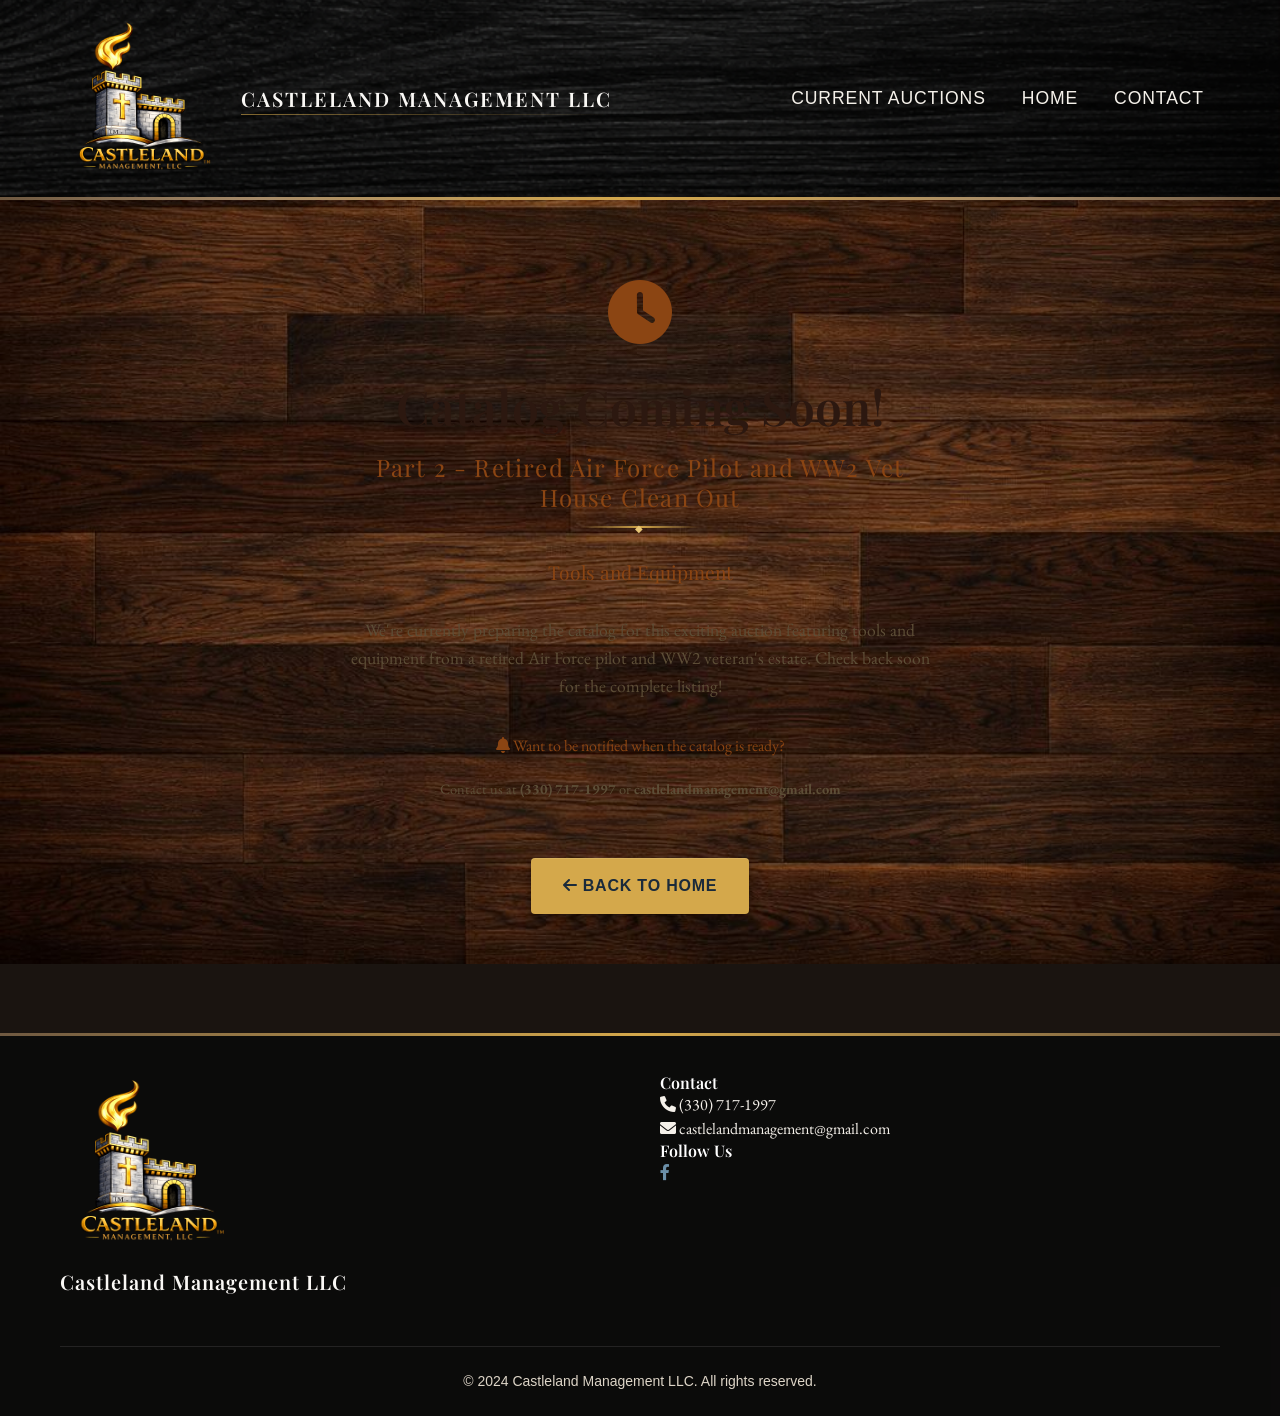
<file: catalog-coming-soon.html>
<!DOCTYPE html>
<html lang="en">
<head>
    <!-- Google Analytics (GA4) -->
    <script async src="https://www.googletagmanager.com/gtag/js?id=G-RG2HZR6PJZ"></script>
    <script>
      window.dataLayer = window.dataLayer || [];
      function gtag(){dataLayer.push(arguments);}
      gtag('js', new Date());

      gtag('config', 'G-RG2HZR6PJZ');
    </script>
    <!-- End Google Analytics -->
    
    <meta charset="UTF-8">
    <meta name="viewport" content="width=device-width, initial-scale=1.0">
    <title>Catalog Coming Soon - Castleland Management LLC</title>
    <meta property="og:type" content="website">
    <meta property="og:title" content="Catalog Coming Soon - Castleland Management LLC">
    <meta property="og:image" content="https://castlelandmanagement.com/Castleland%20logo%20777.png">
    <meta name="twitter:card" content="summary_large_image">
    <meta name="twitter:image" content="https://castlelandmanagement.com/Castleland%20logo%20777.png">
    <link rel="stylesheet" href="styles.css?v=20261026b">
    <link rel="icon" type="image/png" href="Castleland logo 777.png">
    <link rel="apple-touch-icon" href="Castleland logo 777.png">
    <link href="https://fonts.googleapis.com/css2?family=EB+Garamond:wght@400;500;600;700&family=Playfair+Display:wght@400;500;600;700&display=swap" rel="stylesheet">
    <link rel="stylesheet" href="https://cdnjs.cloudflare.com/ajax/libs/font-awesome/6.0.0-beta3/css/all.min.css">
</head>
<body>
    <header>
        <div class="container">
            <div class="logo-container">
                <img src="Castleland logo 777.png" alt="Castleland Management LLC Logo" class="logo">
                <h1>Castleland Management LLC</h1>
            </div>
            <nav>
                <ul>
                    <li><a href="index.html#auctions">Current Auctions</a></li>
                    <li><a href="index.html#home">Home</a></li>
                    <li><a href="index.html#contact">Contact</a></li>
                </ul>
            </nav>
        </div>
    </header>

    <section class="hero" style="min-height: 60vh; display: flex; align-items: center;">
        <div class="container" style="text-align: center;">
            <div style="max-width: 600px; margin: 0 auto;">
                <i class="fas fa-clock" style="font-size: 4rem; color: #8B4513; margin-bottom: 2rem;"></i>
                <h1 style="font-size: 3rem; margin-bottom: 1rem; color: #2C1810;">Catalog Coming Soon!</h1>
                <h2 style="font-size: 1.5rem; margin-bottom: 2rem; color: #8B4513; font-weight: 400;">Part 2 - Retired Air Force Pilot and WW2 Vet House Clean Out</h2>
                <h3 style="font-size: 1.2rem; margin-bottom: 2rem; color: #8B4513; font-weight: 400;">Tools and Equipment</h3>
                <p style="font-size: 1.1rem; line-height: 1.6; margin-bottom: 2rem; color: #5D4E37;">
                    We're currently preparing the catalog for this exciting auction featuring tools and equipment from a retired Air Force pilot and WW2 veteran's estate. 
                    Check back soon for the complete listing!
                </p>
                <div style="margin-bottom: 2rem;">
                    <p style="font-size: 1rem; color: #8B4513; margin-bottom: 1rem;">
                        <i class="fas fa-bell"></i> Want to be notified when the catalog is ready?
                    </p>
                    <p style="font-size: 0.9rem; color: #5D4E37;">
                        Contact us at <strong>(330) 717-1997</strong> or <strong>castlelandmanagement@gmail.com</strong>
                    </p>
                </div>
                <a href="index.html" class="btn" style="display: inline-block; margin-top: 1rem;">
                    <i class="fas fa-arrow-left"></i> Back to Home
                </a>
            </div>
        </div>
    </section>

    <footer>
        <div class="container">
            <div class="footer-content">
                <div class="footer-logo">
                    <img src="Castleland logo 777.png" alt="Castleland Management LLC Logo" class="footer-logo-img">
                    <h3>Castleland Management LLC</h3>
                </div>
                <div class="footer-info">
                    <div class="footer-section">
                        <h4>Contact</h4>
                        <p><i class="fas fa-phone"></i> (330) 717-1997</p>
                        <p><i class="fas fa-envelope"></i> castlelandmanagement@gmail.com</p>
                    </div>
                    <div class="footer-section">
                        <h4>Follow Us</h4>
                        <div class="social-links">
                            <a href="https://www.facebook.com/profile.php?id=100063689644334" target="_blank" rel="noopener noreferrer">
                                <i class="fab fa-facebook-f"></i>
                            </a>
                        </div>
                    </div>
                </div>
            </div>
            <div class="footer-bottom">
                <p>&copy; 2024 Castleland Management LLC. All rights reserved.</p>
            </div>
        </div>
    </footer>
</body>
</html>
</file>
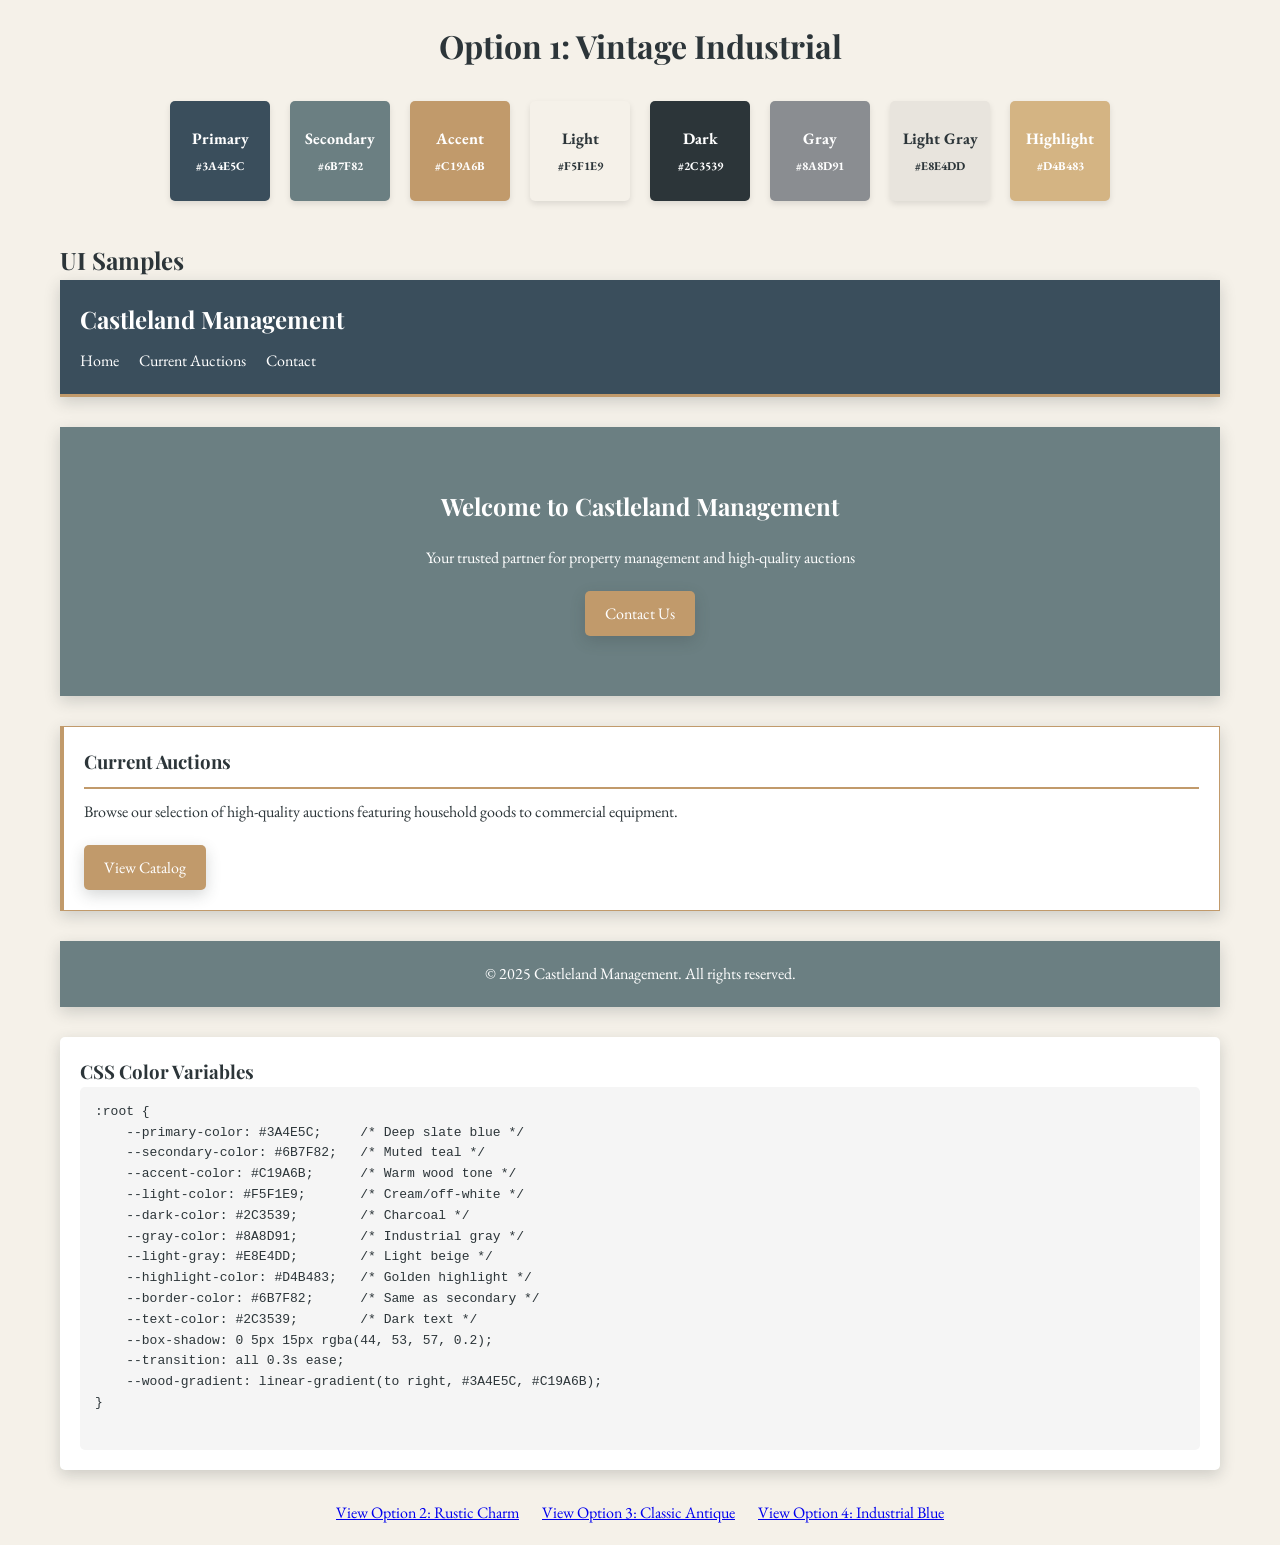
<file: color-option1-preview.html>
<!DOCTYPE html>
<html lang="en">
<head>
    <meta charset="UTF-8">
    <meta name="viewport" content="width=device-width, initial-scale=1.0">
    <title>Option 1: Vintage Industrial</title>
    <link href="https://fonts.googleapis.com/css2?family=EB+Garamond:wght@400;500;600;700&family=Playfair+Display:wght@400;500;600;700&display=swap" rel="stylesheet">
    <style>
        :root {
            --primary-color: #3A4E5C;     /* Deep slate blue */
            --secondary-color: #6B7F82;   /* Muted teal */
            --accent-color: #C19A6B;      /* Warm wood tone */
            --light-color: #F5F1E9;       /* Cream/off-white */
            --dark-color: #2C3539;        /* Charcoal */
            --gray-color: #8A8D91;        /* Industrial gray */
            --light-gray: #E8E4DD;        /* Light beige */
            --highlight-color: #D4B483;   /* Golden highlight */
            --border-color: #6B7F82;      /* Same as secondary */
            --text-color: #2C3539;        /* Dark text */
            --box-shadow: 0 5px 15px rgba(44, 53, 57, 0.2);
            --transition: all 0.3s ease;
        }
        
        * {
            margin: 0;
            padding: 0;
            box-sizing: border-box;
        }
        
        body {
            font-family: 'EB Garamond', serif;
            background-color: var(--light-color);
            color: var(--text-color);
            line-height: 1.6;
        }
        
        .container {
            max-width: 1200px;
            margin: 0 auto;
            padding: 20px;
        }
        
        h1, h2, h3 {
            font-family: 'Playfair Display', serif;
        }
        
        h1 {
            text-align: center;
            margin-bottom: 30px;
            color: var(--dark-color);
        }
        
        .color-palette {
            display: flex;
            flex-wrap: wrap;
            gap: 20px;
            margin-bottom: 40px;
            justify-content: center;
        }
        
        .color-box {
            width: 100px;
            height: 100px;
            border-radius: 5px;
            display: flex;
            flex-direction: column;
            align-items: center;
            justify-content: center;
            color: white;
            font-weight: bold;
            box-shadow: 0 3px 6px rgba(0,0,0,0.1);
        }
        
        .color-box span {
            margin-top: 5px;
            font-size: 12px;
        }
        
        .primary { background-color: var(--primary-color); }
        .secondary { background-color: var(--secondary-color); }
        .accent { background-color: var(--accent-color); }
        .light { background-color: var(--light-color); color: var(--dark-color); }
        .dark { background-color: var(--dark-color); }
        .gray { background-color: var(--gray-color); }
        .light-gray { background-color: var(--light-gray); color: var(--dark-color); }
        .highlight { background-color: var(--highlight-color); }
        
        .header-sample {
            background-color: var(--primary-color);
            color: white;
            padding: 20px;
            margin-bottom: 30px;
            box-shadow: var(--box-shadow);
            border-bottom: 3px solid var(--accent-color);
        }
        
        .header-sample .logo-container {
            display: flex;
            align-items: center;
        }
        
        .header-sample h2 {
            margin: 0;
            color: white;
        }
        
        .header-sample nav ul {
            display: flex;
            list-style: none;
            margin-top: 10px;
        }
        
        .header-sample nav ul li {
            margin-right: 20px;
        }
        
        .header-sample nav ul li a {
            color: white;
            text-decoration: none;
        }
        
        .hero-sample {
            background-color: var(--secondary-color);
            color: white;
            padding: 60px 20px;
            text-align: center;
            margin-bottom: 30px;
            box-shadow: var(--box-shadow);
        }
        
        .hero-sample h2 {
            margin-bottom: 20px;
            color: white;
        }
        
        .button-sample {
            display: inline-block;
            background-color: var(--accent-color);
            color: white;
            padding: 10px 20px;
            text-decoration: none;
            border-radius: 5px;
            margin-top: 20px;
            box-shadow: var(--box-shadow);
        }
        
        .card-sample {
            background-color: white;
            padding: 20px;
            margin-bottom: 30px;
            box-shadow: var(--box-shadow);
            border: 1px solid var(--accent-color);
            border-left: 4px solid var(--accent-color);
        }
        
        .card-sample h3 {
            color: var(--dark-color);
            margin-bottom: 10px;
            border-bottom: 2px solid var(--accent-color);
            padding-bottom: 10px;
        }
        
        .footer-sample {
            background-color: var(--secondary-color);
            color: white;
            padding: 20px;
            text-align: center;
            box-shadow: var(--box-shadow);
        }
        
        .apply-button {
            display: block;
            width: 200px;
            margin: 40px auto;
            padding: 15px 20px;
            background-color: var(--accent-color);
            color: white;
            text-align: center;
            text-decoration: none;
            border-radius: 5px;
            font-weight: bold;
            box-shadow: var(--box-shadow);
        }
        
        .color-values {
            background-color: white;
            padding: 20px;
            margin: 30px 0;
            border-radius: 5px;
            box-shadow: var(--box-shadow);
        }
        
        .color-values pre {
            background-color: #f5f5f5;
            padding: 15px;
            border-radius: 5px;
            overflow-x: auto;
        }
    </style>
</head>
<body>
    <div class="container">
        <h1>Option 1: Vintage Industrial</h1>
        
        <div class="color-palette">
            <div class="color-box primary">
                Primary
                <span>#3A4E5C</span>
            </div>
            <div class="color-box secondary">
                Secondary
                <span>#6B7F82</span>
            </div>
            <div class="color-box accent">
                Accent
                <span>#C19A6B</span>
            </div>
            <div class="color-box light">
                Light
                <span>#F5F1E9</span>
            </div>
            <div class="color-box dark">
                Dark
                <span>#2C3539</span>
            </div>
            <div class="color-box gray">
                Gray
                <span>#8A8D91</span>
            </div>
            <div class="color-box light-gray">
                Light Gray
                <span>#E8E4DD</span>
            </div>
            <div class="color-box highlight">
                Highlight
                <span>#D4B483</span>
            </div>
        </div>
        
        <h2>UI Samples</h2>
        
        <div class="header-sample">
            <div class="logo-container">
                <h2>Castleland Management</h2>
            </div>
            <nav>
                <ul>
                    <li><a href="#">Home</a></li>
                    <li><a href="#">Current Auctions</a></li>
                    <li><a href="#">Contact</a></li>
                </ul>
            </nav>
        </div>
        
        <div class="hero-sample">
            <h2>Welcome to Castleland Management</h2>
            <p>Your trusted partner for property management and high-quality auctions</p>
            <a href="#" class="button-sample">Contact Us</a>
        </div>
        
        <div class="card-sample">
            <h3>Current Auctions</h3>
            <p>Browse our selection of high-quality auctions featuring household goods to commercial equipment.</p>
            <a href="#" class="button-sample">View Catalog</a>
        </div>
        
        <div class="footer-sample">
            <p>&copy; 2025 Castleland Management. All rights reserved.</p>
        </div>
        
        <div class="color-values">
            <h3>CSS Color Variables</h3>
            <pre>
:root {
    --primary-color: #3A4E5C;     /* Deep slate blue */
    --secondary-color: #6B7F82;   /* Muted teal */
    --accent-color: #C19A6B;      /* Warm wood tone */
    --light-color: #F5F1E9;       /* Cream/off-white */
    --dark-color: #2C3539;        /* Charcoal */
    --gray-color: #8A8D91;        /* Industrial gray */
    --light-gray: #E8E4DD;        /* Light beige */
    --highlight-color: #D4B483;   /* Golden highlight */
    --border-color: #6B7F82;      /* Same as secondary */
    --text-color: #2C3539;        /* Dark text */
    --box-shadow: 0 5px 15px rgba(44, 53, 57, 0.2);
    --transition: all 0.3s ease;
    --wood-gradient: linear-gradient(to right, #3A4E5C, #C19A6B);
}
            </pre>
        </div>
        
        <p style="text-align: center;">
            <a href="color-option2-preview.html" style="margin-right: 20px;">View Option 2: Rustic Charm</a>
            <a href="color-option3-preview.html" style="margin-right: 20px;">View Option 3: Classic Antique</a>
            <a href="color-option4-preview.html">View Option 4: Industrial Blue</a>
        </p>
    </div>
</body>
</html>
</file>
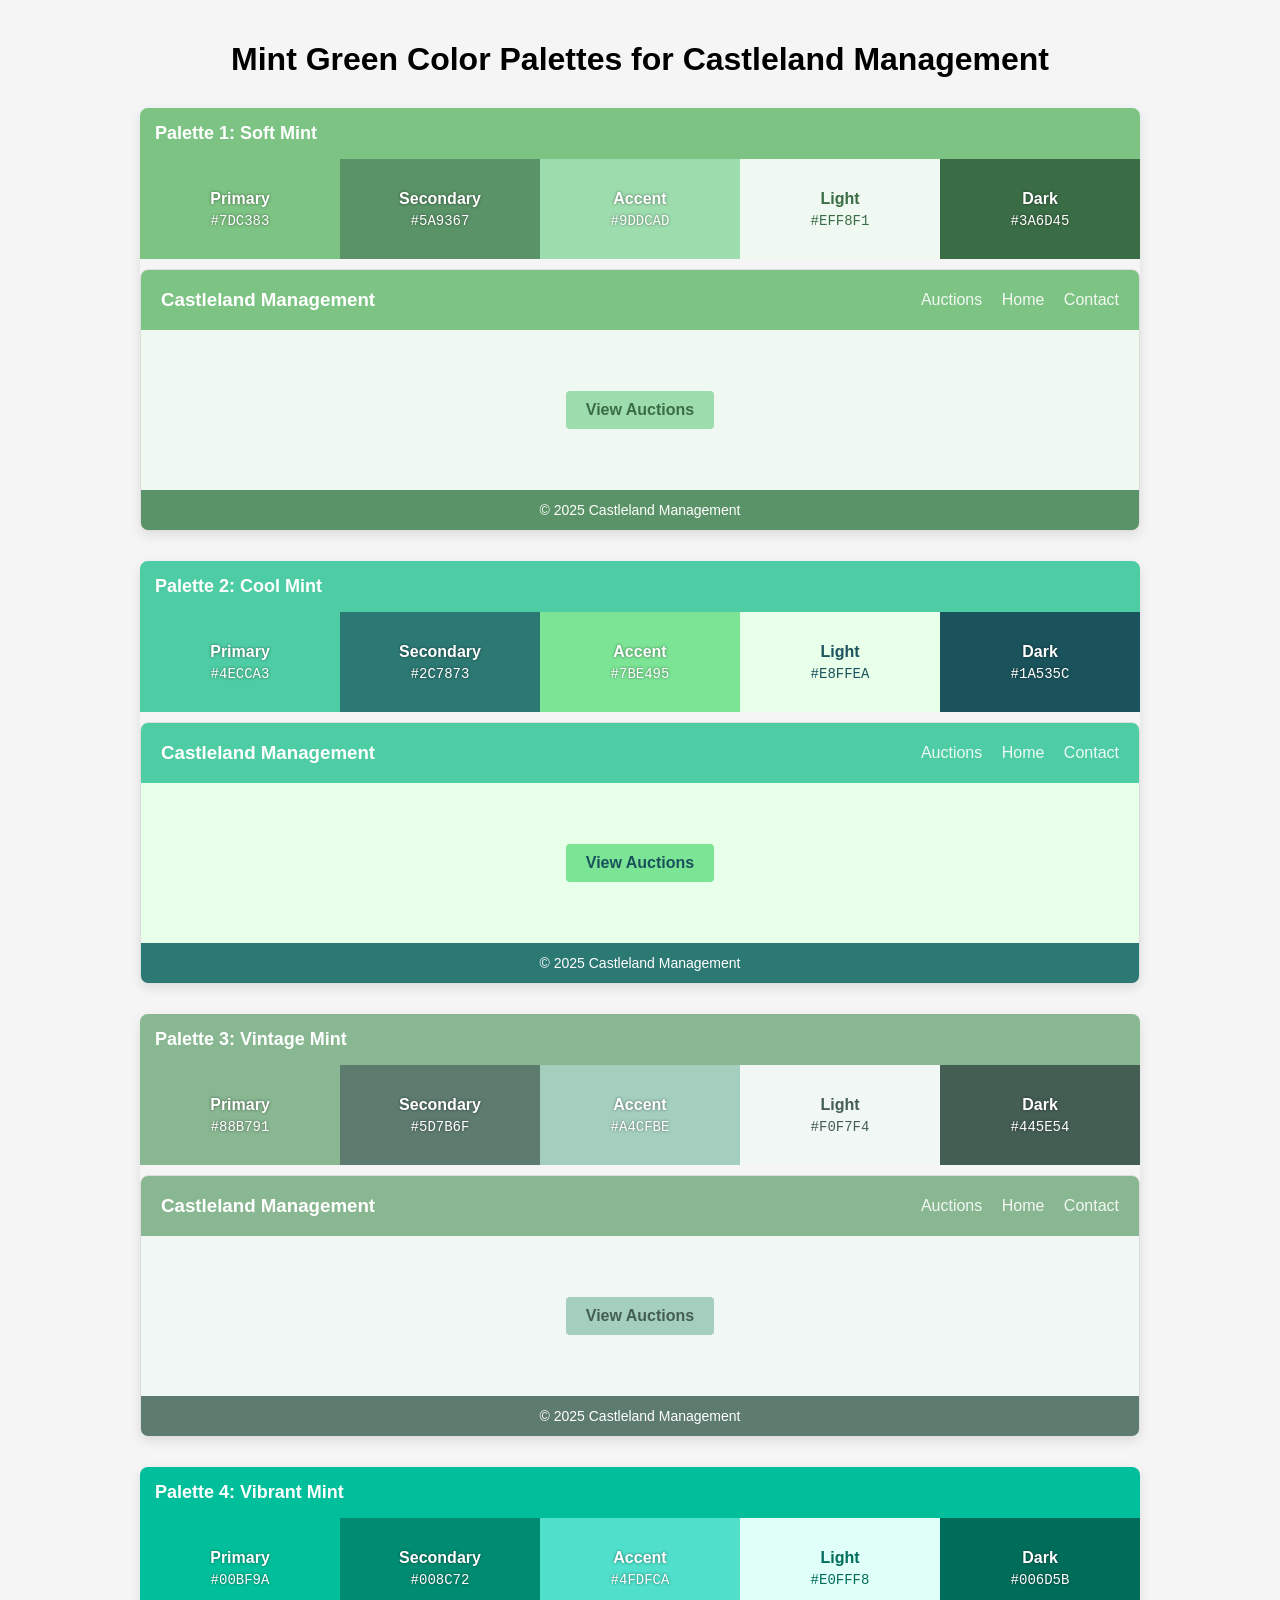
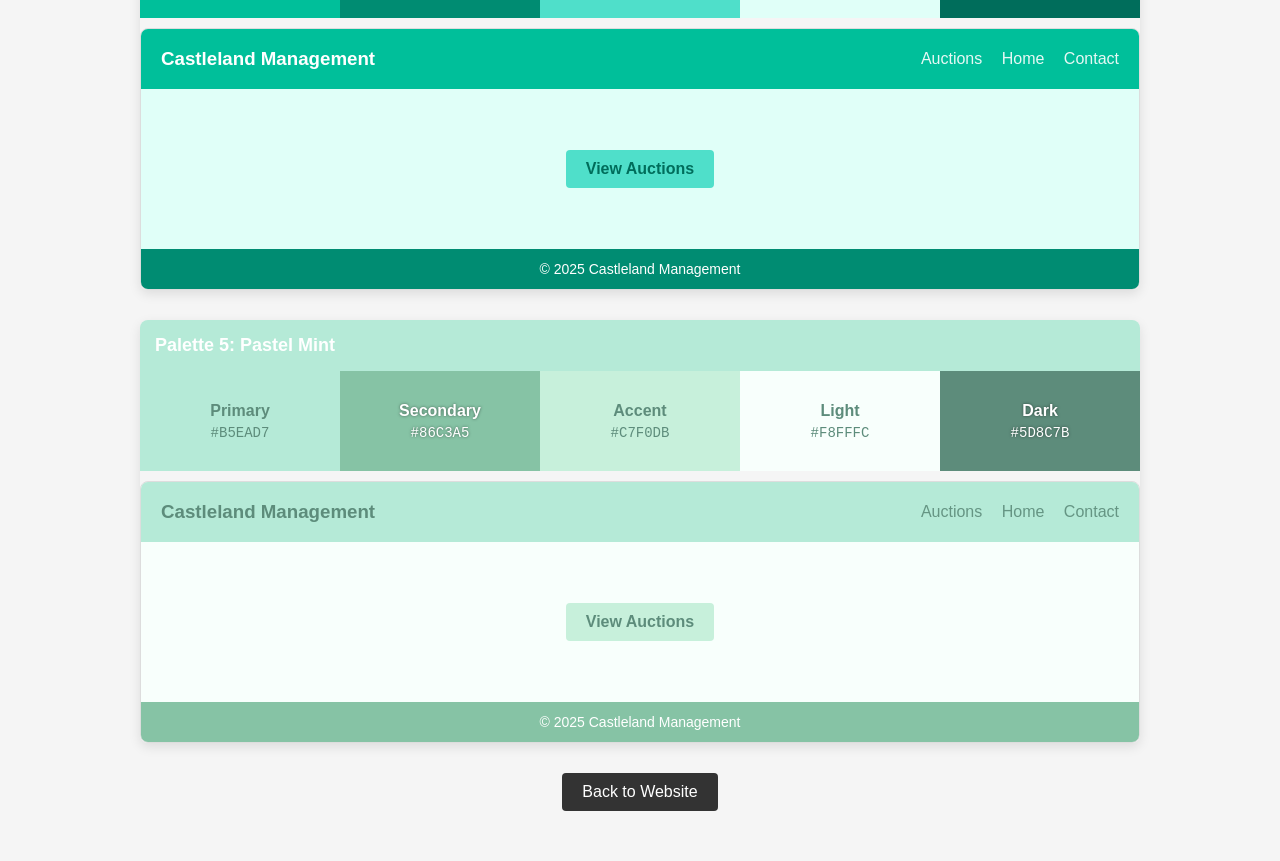
<file: color-palettes.html>
<!DOCTYPE html>
<html lang="en">
<head>
    <meta charset="UTF-8">
    <meta name="viewport" content="width=device-width, initial-scale=1.0">
    <title>Mint Green Color Palettes</title>
    <style>
        body {
            font-family: 'Arial', sans-serif;
            margin: 0;
            padding: 20px;
            background-color: #f5f5f5;
        }
        h1 {
            text-align: center;
            margin-bottom: 30px;
        }
        .palette-container {
            display: flex;
            flex-direction: column;
            gap: 30px;
            max-width: 1000px;
            margin: 0 auto;
        }
        .palette {
            border-radius: 8px;
            overflow: hidden;
            box-shadow: 0 4px 12px rgba(0,0,0,0.1);
        }
        .palette-header {
            padding: 15px;
            color: white;
            font-weight: bold;
            font-size: 18px;
        }
        .color-row {
            display: flex;
            height: 100px;
        }
        .color-box {
            flex: 1;
            display: flex;
            flex-direction: column;
            justify-content: center;
            align-items: center;
            color: white;
            text-shadow: 0 0 3px rgba(0,0,0,0.5);
            padding: 10px;
            text-align: center;
        }
        .color-name {
            font-weight: bold;
            margin-bottom: 5px;
        }
        .color-hex {
            font-family: monospace;
            font-size: 14px;
        }
        .website-preview {
            border: 1px solid #ddd;
            border-radius: 8px;
            overflow: hidden;
            margin-top: 10px;
        }
        .preview-header {
            height: 60px;
            display: flex;
            align-items: center;
            padding: 0 20px;
        }
        .preview-header h3 {
            color: white;
            margin: 0;
        }
        .preview-nav {
            margin-left: auto;
        }
        .preview-nav span {
            color: white;
            margin-left: 15px;
            opacity: 0.9;
        }
        .preview-body {
            height: 120px;
            padding: 20px;
            display: flex;
            align-items: center;
            justify-content: center;
        }
        .preview-button {
            display: inline-block;
            padding: 10px 20px;
            border-radius: 4px;
            color: white;
            font-weight: bold;
        }
        .preview-footer {
            height: 40px;
            display: flex;
            align-items: center;
            justify-content: center;
            color: white;
            font-size: 14px;
        }
        .back-button {
            display: block;
            margin: 30px auto;
            padding: 10px 20px;
            background-color: #333;
            color: white;
            border: none;
            border-radius: 4px;
            cursor: pointer;
            font-size: 16px;
        }
    </style>
</head>
<body>
    <h1>Mint Green Color Palettes for Castleland Management</h1>
    
    <div class="palette-container">
        <!-- Palette 1: Soft Mint -->
        <div class="palette">
            <div class="palette-header" style="background-color: #7DC383;">Palette 1: Soft Mint</div>
            <div class="color-row">
                <div class="color-box" style="background-color: #7DC383;">
                    <div class="color-name">Primary</div>
                    <div class="color-hex">#7DC383</div>
                </div>
                <div class="color-box" style="background-color: #5A9367;">
                    <div class="color-name">Secondary</div>
                    <div class="color-hex">#5A9367</div>
                </div>
                <div class="color-box" style="background-color: #9DDCAD;">
                    <div class="color-name">Accent</div>
                    <div class="color-hex">#9DDCAD</div>
                </div>
                <div class="color-box" style="background-color: #EFF8F1; color: #3A6D45;">
                    <div class="color-name" style="text-shadow: none;">Light</div>
                    <div class="color-hex" style="text-shadow: none;">#EFF8F1</div>
                </div>
                <div class="color-box" style="background-color: #3A6D45;">
                    <div class="color-name">Dark</div>
                    <div class="color-hex">#3A6D45</div>
                </div>
            </div>
            <div class="website-preview">
                <div class="preview-header" style="background-color: #7DC383;">
                    <h3>Castleland Management</h3>
                    <div class="preview-nav">
                        <span>Auctions</span>
                        <span>Home</span>
                        <span>Contact</span>
                    </div>
                </div>
                <div class="preview-body" style="background-color: #EFF8F1;">
                    <div class="preview-button" style="background-color: #9DDCAD; color: #3A6D45;">
                        View Auctions
                    </div>
                </div>
                <div class="preview-footer" style="background-color: #5A9367;">
                    © 2025 Castleland Management
                </div>
            </div>
        </div>

        <!-- Palette 2: Cool Mint -->
        <div class="palette">
            <div class="palette-header" style="background-color: #4ECCA3;">Palette 2: Cool Mint</div>
            <div class="color-row">
                <div class="color-box" style="background-color: #4ECCA3;">
                    <div class="color-name">Primary</div>
                    <div class="color-hex">#4ECCA3</div>
                </div>
                <div class="color-box" style="background-color: #2C7873;">
                    <div class="color-name">Secondary</div>
                    <div class="color-hex">#2C7873</div>
                </div>
                <div class="color-box" style="background-color: #7BE495;">
                    <div class="color-name">Accent</div>
                    <div class="color-hex">#7BE495</div>
                </div>
                <div class="color-box" style="background-color: #E8FFEA; color: #1A535C;">
                    <div class="color-name" style="text-shadow: none;">Light</div>
                    <div class="color-hex" style="text-shadow: none;">#E8FFEA</div>
                </div>
                <div class="color-box" style="background-color: #1A535C;">
                    <div class="color-name">Dark</div>
                    <div class="color-hex">#1A535C</div>
                </div>
            </div>
            <div class="website-preview">
                <div class="preview-header" style="background-color: #4ECCA3;">
                    <h3>Castleland Management</h3>
                    <div class="preview-nav">
                        <span>Auctions</span>
                        <span>Home</span>
                        <span>Contact</span>
                    </div>
                </div>
                <div class="preview-body" style="background-color: #E8FFEA;">
                    <div class="preview-button" style="background-color: #7BE495; color: #1A535C;">
                        View Auctions
                    </div>
                </div>
                <div class="preview-footer" style="background-color: #2C7873;">
                    © 2025 Castleland Management
                </div>
            </div>
        </div>

        <!-- Palette 3: Vintage Mint -->
        <div class="palette">
            <div class="palette-header" style="background-color: #88B791;">Palette 3: Vintage Mint</div>
            <div class="color-row">
                <div class="color-box" style="background-color: #88B791;">
                    <div class="color-name">Primary</div>
                    <div class="color-hex">#88B791</div>
                </div>
                <div class="color-box" style="background-color: #5D7B6F;">
                    <div class="color-name">Secondary</div>
                    <div class="color-hex">#5D7B6F</div>
                </div>
                <div class="color-box" style="background-color: #A4CFBE;">
                    <div class="color-name">Accent</div>
                    <div class="color-hex">#A4CFBE</div>
                </div>
                <div class="color-box" style="background-color: #F0F7F4; color: #445E54;">
                    <div class="color-name" style="text-shadow: none;">Light</div>
                    <div class="color-hex" style="text-shadow: none;">#F0F7F4</div>
                </div>
                <div class="color-box" style="background-color: #445E54;">
                    <div class="color-name">Dark</div>
                    <div class="color-hex">#445E54</div>
                </div>
            </div>
            <div class="website-preview">
                <div class="preview-header" style="background-color: #88B791;">
                    <h3>Castleland Management</h3>
                    <div class="preview-nav">
                        <span>Auctions</span>
                        <span>Home</span>
                        <span>Contact</span>
                    </div>
                </div>
                <div class="preview-body" style="background-color: #F0F7F4;">
                    <div class="preview-button" style="background-color: #A4CFBE; color: #445E54;">
                        View Auctions
                    </div>
                </div>
                <div class="preview-footer" style="background-color: #5D7B6F;">
                    © 2025 Castleland Management
                </div>
            </div>
        </div>

        <!-- Palette 4: Vibrant Mint -->
        <div class="palette">
            <div class="palette-header" style="background-color: #00BF9A;">Palette 4: Vibrant Mint</div>
            <div class="color-row">
                <div class="color-box" style="background-color: #00BF9A;">
                    <div class="color-name">Primary</div>
                    <div class="color-hex">#00BF9A</div>
                </div>
                <div class="color-box" style="background-color: #008C72;">
                    <div class="color-name">Secondary</div>
                    <div class="color-hex">#008C72</div>
                </div>
                <div class="color-box" style="background-color: #4FDFCA;">
                    <div class="color-name">Accent</div>
                    <div class="color-hex">#4FDFCA</div>
                </div>
                <div class="color-box" style="background-color: #E0FFF8; color: #006D5B;">
                    <div class="color-name" style="text-shadow: none;">Light</div>
                    <div class="color-hex" style="text-shadow: none;">#E0FFF8</div>
                </div>
                <div class="color-box" style="background-color: #006D5B;">
                    <div class="color-name">Dark</div>
                    <div class="color-hex">#006D5B</div>
                </div>
            </div>
            <div class="website-preview">
                <div class="preview-header" style="background-color: #00BF9A;">
                    <h3>Castleland Management</h3>
                    <div class="preview-nav">
                        <span>Auctions</span>
                        <span>Home</span>
                        <span>Contact</span>
                    </div>
                </div>
                <div class="preview-body" style="background-color: #E0FFF8;">
                    <div class="preview-button" style="background-color: #4FDFCA; color: #006D5B;">
                        View Auctions
                    </div>
                </div>
                <div class="preview-footer" style="background-color: #008C72;">
                    © 2025 Castleland Management
                </div>
            </div>
        </div>

        <!-- Palette 5: Pastel Mint -->
        <div class="palette">
            <div class="palette-header" style="background-color: #B5EAD7;">Palette 5: Pastel Mint</div>
            <div class="color-row">
                <div class="color-box" style="background-color: #B5EAD7; color: #5D8C7B;">
                    <div class="color-name" style="text-shadow: none;">Primary</div>
                    <div class="color-hex" style="text-shadow: none;">#B5EAD7</div>
                </div>
                <div class="color-box" style="background-color: #86C3A5;">
                    <div class="color-name">Secondary</div>
                    <div class="color-hex">#86C3A5</div>
                </div>
                <div class="color-box" style="background-color: #C7F0DB; color: #5D8C7B;">
                    <div class="color-name" style="text-shadow: none;">Accent</div>
                    <div class="color-hex" style="text-shadow: none;">#C7F0DB</div>
                </div>
                <div class="color-box" style="background-color: #F8FFFC; color: #5D8C7B;">
                    <div class="color-name" style="text-shadow: none;">Light</div>
                    <div class="color-hex" style="text-shadow: none;">#F8FFFC</div>
                </div>
                <div class="color-box" style="background-color: #5D8C7B;">
                    <div class="color-name">Dark</div>
                    <div class="color-hex">#5D8C7B</div>
                </div>
            </div>
            <div class="website-preview">
                <div class="preview-header" style="background-color: #B5EAD7;">
                    <h3 style="color: #5D8C7B;">Castleland Management</h3>
                    <div class="preview-nav">
                        <span style="color: #5D8C7B;">Auctions</span>
                        <span style="color: #5D8C7B;">Home</span>
                        <span style="color: #5D8C7B;">Contact</span>
                    </div>
                </div>
                <div class="preview-body" style="background-color: #F8FFFC;">
                    <div class="preview-button" style="background-color: #C7F0DB; color: #5D8C7B;">
                        View Auctions
                    </div>
                </div>
                <div class="preview-footer" style="background-color: #86C3A5;">
                    © 2025 Castleland Management
                </div>
            </div>
        </div>
    </div>

    <button class="back-button" onclick="window.history.back()">Back to Website</button>
</body>
</html>
</file>
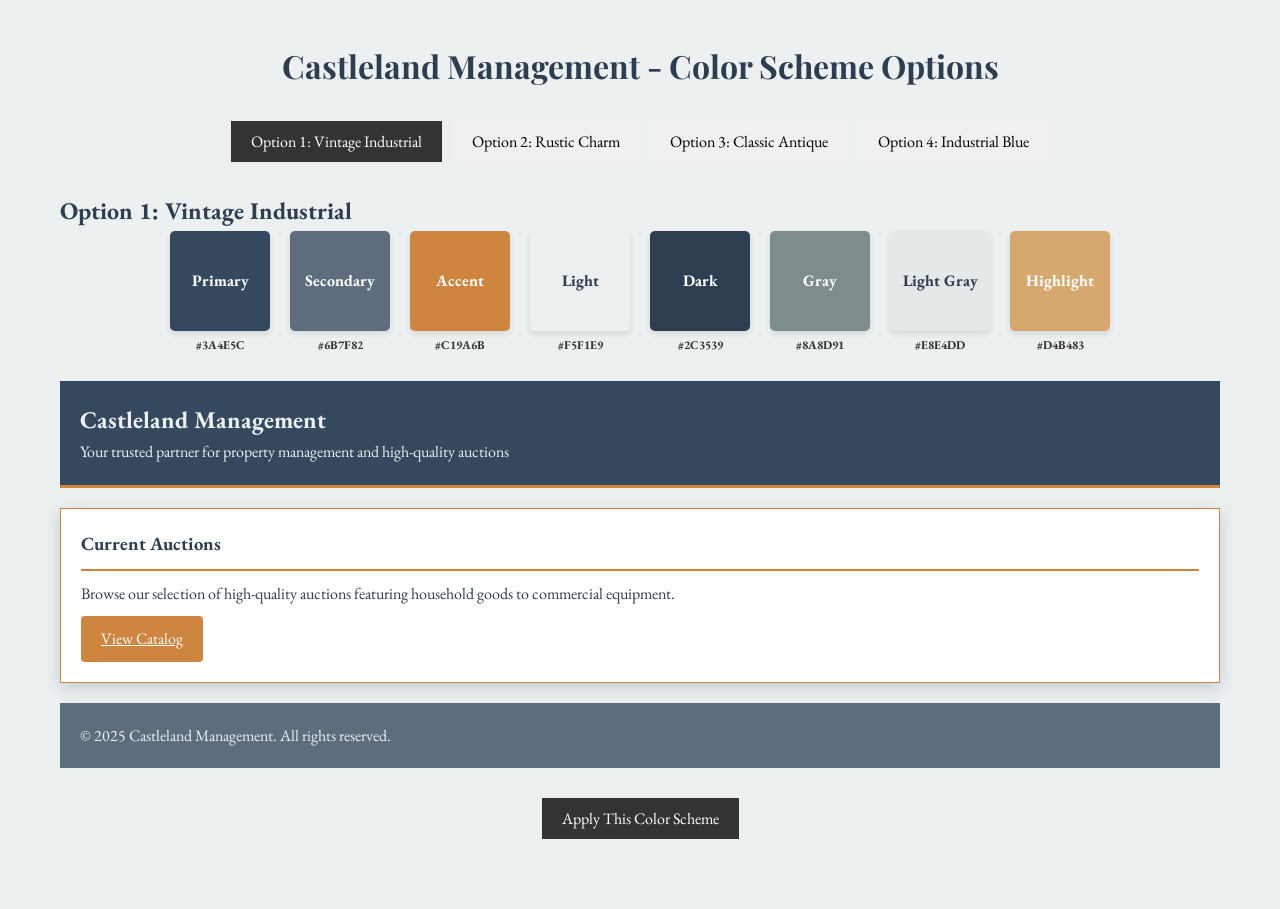
<file: color-preview.html>
<!DOCTYPE html>
<html lang="en">
<head>
    <meta charset="UTF-8">
    <meta name="viewport" content="width=device-width, initial-scale=1.0">
    <title>Castleland Management - Color Scheme Options</title>
    <link href="https://fonts.googleapis.com/css2?family=EB+Garamond:wght@400;500;600;700&family=Playfair+Display:wght@400;500;600;700&display=swap" rel="stylesheet">
    <link rel="stylesheet" href="https://cdnjs.cloudflare.com/ajax/libs/font-awesome/6.0.0-beta3/css/all.min.css">
    <style>
        * {
            margin: 0;
            padding: 0;
            box-sizing: border-box;
        }
        
        body {
            font-family: 'EB Garamond', serif;
            line-height: 1.6;
        }
        
        .container {
            max-width: 1200px;
            margin: 0 auto;
            padding: 20px;
        }
        
        h1 {
            text-align: center;
            margin-bottom: 30px;
            font-family: 'Playfair Display', serif;
        }
        
        .tabs {
            display: flex;
            justify-content: center;
            margin-bottom: 30px;
        }
        
        .tab-button {
            padding: 10px 20px;
            margin: 0 5px;
            border: none;
            background-color: #f0f0f0;
            cursor: pointer;
            font-family: 'EB Garamond', serif;
            font-size: 16px;
            transition: all 0.3s ease;
        }
        
        .tab-button.active {
            background-color: #333;
            color: white;
        }
        
        .tab-content {
            display: none;
        }
        
        .tab-content.active {
            display: block;
        }
        
        .color-sample {
            display: flex;
            flex-wrap: wrap;
            gap: 20px;
            margin-bottom: 30px;
            justify-content: center;
        }
        
        .color-box {
            width: 100px;
            height: 100px;
            border-radius: 5px;
            display: flex;
            align-items: center;
            justify-content: center;
            color: white;
            font-weight: bold;
            box-shadow: 0 3px 6px rgba(0,0,0,0.1);
            position: relative;
        }
        
        .color-box::after {
            content: attr(data-color);
            position: absolute;
            bottom: -25px;
            font-size: 12px;
            color: #333;
        }
        
        .ui-samples {
            margin-top: 50px;
        }
        
        .apply-button {
            display: block;
            margin: 30px auto;
            padding: 10px 20px;
            background-color: #333;
            color: white;
            border: none;
            cursor: pointer;
            font-family: 'EB Garamond', serif;
            font-size: 16px;
            transition: all 0.3s ease;
        }
        
        .apply-button:hover {
            background-color: #555;
        }
    </style>
</head>
<body>
    <div class="container">
        <h1>Castleland Management - Color Scheme Options</h1>
        
        <div class="tabs">
            <button class="tab-button active" onclick="openTab(event, 'option1')">Option 1: Vintage Industrial</button>
            <button class="tab-button" onclick="openTab(event, 'option2')">Option 2: Rustic Charm</button>
            <button class="tab-button" onclick="openTab(event, 'option3')">Option 3: Classic Antique</button>
            <button class="tab-button" onclick="openTab(event, 'option4')">Option 4: Industrial Blue</button>
        </div>
        
        <div id="option1" class="tab-content active">
            <h2>Option 1: Vintage Industrial</h2>
            <link rel="stylesheet" href="color-options/option1-vintage-industrial.css">
            
            <div class="color-sample">
                <div class="color-box primary" data-color="#3A4E5C">Primary</div>
                <div class="color-box secondary" data-color="#6B7F82">Secondary</div>
                <div class="color-box accent" data-color="#C19A6B">Accent</div>
                <div class="color-box light" data-color="#F5F1E9">Light</div>
                <div class="color-box dark" data-color="#2C3539">Dark</div>
                <div class="color-box gray" data-color="#8A8D91">Gray</div>
                <div class="color-box light-gray" data-color="#E8E4DD">Light Gray</div>
                <div class="color-box highlight" data-color="#D4B483">Highlight</div>
            </div>
            
            <div class="ui-samples">
                <div class="sample-header">
                    <h2>Castleland Management</h2>
                    <p>Your trusted partner for property management and high-quality auctions</p>
                </div>
                
                <div class="sample-card">
                    <h3>Current Auctions</h3>
                    <p>Browse our selection of high-quality auctions featuring household goods to commercial equipment.</p>
                    <a href="#" class="sample-button">View Catalog</a>
                </div>
                
                <div class="sample-footer">
                    <p>&copy; 2025 Castleland Management. All rights reserved.</p>
                </div>
            </div>
            
            <button class="apply-button" onclick="applyColorScheme('option1')">Apply This Color Scheme</button>
        </div>
        
        <div id="option2" class="tab-content">
            <h2>Option 2: Rustic Charm</h2>
            <link rel="stylesheet" href="color-options/option2-rustic-charm.css">
            
            <div class="color-sample">
                <div class="color-box primary" data-color="#7D5A50">Primary</div>
                <div class="color-box secondary" data-color="#B4846C">Secondary</div>
                <div class="color-box accent" data-color="#E5B299">Accent</div>
                <div class="color-box light" data-color="#FCDEC0">Light</div>
                <div class="color-box dark" data-color="#5C4033">Dark</div>
                <div class="color-box gray" data-color="#9B8579">Gray</div>
                <div class="color-box light-gray" data-color="#F7EDDB">Light Gray</div>
                <div class="color-box highlight" data-color="#DDBEA9">Highlight</div>
            </div>
            
            <div class="ui-samples">
                <div class="sample-header">
                    <h2>Castleland Management</h2>
                    <p>Your trusted partner for property management and high-quality auctions</p>
                </div>
                
                <div class="sample-card">
                    <h3>Current Auctions</h3>
                    <p>Browse our selection of high-quality auctions featuring household goods to commercial equipment.</p>
                    <a href="#" class="sample-button">View Catalog</a>
                </div>
                
                <div class="sample-footer">
                    <p>&copy; 2025 Castleland Management. All rights reserved.</p>
                </div>
            </div>
            
            <button class="apply-button" onclick="applyColorScheme('option2')">Apply This Color Scheme</button>
        </div>
        
        <div id="option3" class="tab-content">
            <h2>Option 3: Classic Antique</h2>
            <link rel="stylesheet" href="color-options/option3-classic-antique.css">
            
            <div class="color-sample">
                <div class="color-box primary" data-color="#4A6C6F">Primary</div>
                <div class="color-box secondary" data-color="#846C5B">Secondary</div>
                <div class="color-box accent" data-color="#C09F80">Accent</div>
                <div class="color-box light" data-color="#F4F1EA">Light</div>
                <div class="color-box dark" data-color="#3A4A4D">Dark</div>
                <div class="color-box gray" data-color="#9A9389">Gray</div>
                <div class="color-box light-gray" data-color="#EAE6DF">Light Gray</div>
                <div class="color-box highlight" data-color="#D8C3A5">Highlight</div>
            </div>
            
            <div class="ui-samples">
                <div class="sample-header">
                    <h2>Castleland Management</h2>
                    <p>Your trusted partner for property management and high-quality auctions</p>
                </div>
                
                <div class="sample-card">
                    <h3>Current Auctions</h3>
                    <p>Browse our selection of high-quality auctions featuring household goods to commercial equipment.</p>
                    <a href="#" class="sample-button">View Catalog</a>
                </div>
                
                <div class="sample-footer">
                    <p>&copy; 2025 Castleland Management. All rights reserved.</p>
                </div>
            </div>
            
            <button class="apply-button" onclick="applyColorScheme('option3')">Apply This Color Scheme</button>
        </div>
        
        <div id="option4" class="tab-content">
            <h2>Option 4: Industrial Blue</h2>
            <link rel="stylesheet" href="color-options/option4-industrial-blue.css">
            
            <div class="color-sample">
                <div class="color-box primary" data-color="#34495E">Primary</div>
                <div class="color-box secondary" data-color="#5D6D7E">Secondary</div>
                <div class="color-box accent" data-color="#CD853F">Accent</div>
                <div class="color-box light" data-color="#ECF0F1">Light</div>
                <div class="color-box dark" data-color="#2C3E50">Dark</div>
                <div class="color-box gray" data-color="#7F8C8D">Gray</div>
                <div class="color-box light-gray" data-color="#E5E8E8">Light Gray</div>
                <div class="color-box highlight" data-color="#D7A86E">Highlight</div>
            </div>
            
            <div class="ui-samples">
                <div class="sample-header">
                    <h2>Castleland Management</h2>
                    <p>Your trusted partner for property management and high-quality auctions</p>
                </div>
                
                <div class="sample-card">
                    <h3>Current Auctions</h3>
                    <p>Browse our selection of high-quality auctions featuring household goods to commercial equipment.</p>
                    <a href="#" class="sample-button">View Catalog</a>
                </div>
                
                <div class="sample-footer">
                    <p>&copy; 2025 Castleland Management. All rights reserved.</p>
                </div>
            </div>
            
            <button class="apply-button" onclick="applyColorScheme('option4')">Apply This Color Scheme</button>
        </div>
    </div>
    
    <script>
        function openTab(evt, tabName) {
            var i, tabContent, tabButtons;
            
            tabContent = document.getElementsByClassName("tab-content");
            for (i = 0; i < tabContent.length; i++) {
                tabContent[i].classList.remove("active");
            }
            
            tabButtons = document.getElementsByClassName("tab-button");
            for (i = 0; i < tabButtons.length; i++) {
                tabButtons[i].classList.remove("active");
            }
            
            document.getElementById(tabName).classList.add("active");
            evt.currentTarget.classList.add("active");
        }
        
        function applyColorScheme(option) {
            let selectedOption = '';
            let colorValues = {};
            
            if (option === 'option1') {
                colorValues = {
                    '--primary-color': '#3A4E5C',
                    '--secondary-color': '#6B7F82',
                    '--accent-color': '#C19A6B',
                    '--light-color': '#F5F1E9',
                    '--dark-color': '#2C3539',
                    '--gray-color': '#8A8D91',
                    '--light-gray': '#E8E4DD',
                    '--highlight-color': '#D4B483',
                    '--border-color': '#6B7F82',
                    '--text-color': '#2C3539',
                    '--wood-gradient': 'linear-gradient(to right, #3A4E5C, #C19A6B)'
                };
                selectedOption = 'Vintage Industrial';
            } else if (option === 'option2') {
                colorValues = {
                    '--primary-color': '#7D5A50',
                    '--secondary-color': '#B4846C',
                    '--accent-color': '#E5B299',
                    '--light-color': '#FCDEC0',
                    '--dark-color': '#5C4033',
                    '--gray-color': '#9B8579',
                    '--light-gray': '#F7EDDB',
                    '--highlight-color': '#DDBEA9',
                    '--border-color': '#B4846C',
                    '--text-color': '#5C4033',
                    '--wood-gradient': 'linear-gradient(to right, #7D5A50, #E5B299)'
                };
                selectedOption = 'Rustic Charm';
            } else if (option === 'option3') {
                colorValues = {
                    '--primary-color': '#4A6C6F',
                    '--secondary-color': '#846C5B',
                    '--accent-color': '#C09F80',
                    '--light-color': '#F4F1EA',
                    '--dark-color': '#3A4A4D',
                    '--gray-color': '#9A9389',
                    '--light-gray': '#EAE6DF',
                    '--highlight-color': '#D8C3A5',
                    '--border-color': '#846C5B',
                    '--text-color': '#3A4A4D',
                    '--wood-gradient': 'linear-gradient(to right, #4A6C6F, #C09F80)'
                };
                selectedOption = 'Classic Antique';
            } else if (option === 'option4') {
                colorValues = {
                    '--primary-color': '#34495E',
                    '--secondary-color': '#5D6D7E',
                    '--accent-color': '#CD853F',
                    '--light-color': '#ECF0F1',
                    '--dark-color': '#2C3E50',
                    '--gray-color': '#7F8C8D',
                    '--light-gray': '#E5E8E8',
                    '--highlight-color': '#D7A86E',
                    '--border-color': '#5D6D7E',
                    '--text-color': '#2C3E50',
                    '--wood-gradient': 'linear-gradient(to right, #34495E, #CD853F)'
                };
                selectedOption = 'Industrial Blue';
            }
            
            // Create a text file with the CSS variables
            const cssContent = `:root {\n${Object.entries(colorValues).map(([key, value]) => `    ${key}: ${value};`).join('\n')}\n    --box-shadow: 0 5px 15px rgba(0, 0, 0, 0.2);\n    --transition: all 0.3s ease;\n}\n`;
            
            // Create a download link
            const element = document.createElement('a');
            element.setAttribute('href', 'data:text/plain;charset=utf-8,' + encodeURIComponent(cssContent));
            element.setAttribute('download', 'color-scheme-variables.txt');
            element.style.display = 'none';
            document.body.appendChild(element);
            element.click();
            document.body.removeChild(element);
            
            alert(`You've selected the "${selectedOption}" color scheme. A text file with the CSS variables has been downloaded. Use these values to update your styles.css file.`);
        }
    </script>
</body>
</html>
</file>
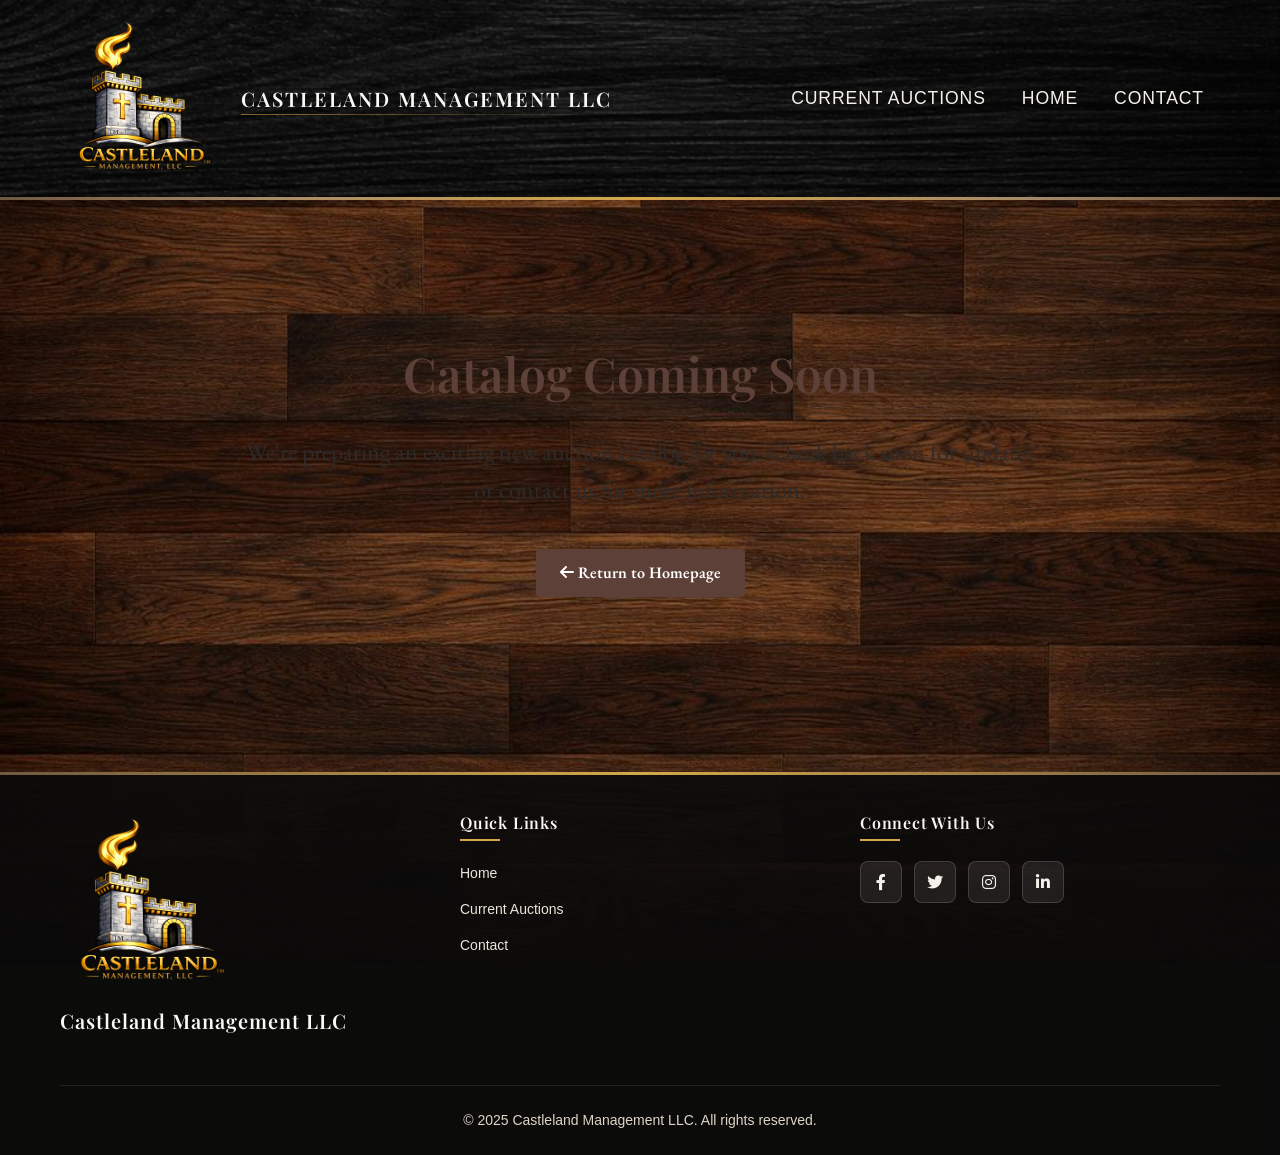
<file: coming-soon.html>
<!DOCTYPE html>
<html lang="en">
<head>
    <!-- Google Analytics (GA4) -->
    <script async src="https://www.googletagmanager.com/gtag/js?id=G-NZRM2PC2"></script>
    <script>
      window.dataLayer = window.dataLayer || [];
      function gtag(){dataLayer.push(arguments);}
      gtag('js', new Date());

      gtag('config', 'G-NZRM2PC2');
    </script>
    <!-- End Google Analytics -->
    
    <meta charset="UTF-8">
    <meta name="viewport" content="width=device-width, initial-scale=1.0">
    <title>Catalog Coming Soon - Castleland Management LLC</title>
    <meta property="og:type" content="website">
    <meta property="og:title" content="Catalog Coming Soon - Castleland Management LLC">
    <meta property="og:image" content="https://castlelandmanagement.com/Castleland%20logo%20777.png">
    <meta name="twitter:card" content="summary_large_image">
    <meta name="twitter:image" content="https://castlelandmanagement.com/Castleland%20logo%20777.png">
    <link rel="stylesheet" href="styles.css?v=20261026b">
    <link rel="icon" type="image/png" href="Castleland logo 777.png">
    <link rel="apple-touch-icon" href="Castleland logo 777.png">
    <link href="https://fonts.googleapis.com/css2?family=EB+Garamond:wght@400;500;600;700&family=Playfair+Display:wght@400;500;600;700&display=swap" rel="stylesheet">
    <link rel="stylesheet" href="https://cdnjs.cloudflare.com/ajax/libs/font-awesome/6.0.0-beta3/css/all.min.css">
    <style>
        .coming-soon {
            text-align: center;
            padding: 100px 20px;
            min-height: 60vh;
            display: flex;
            flex-direction: column;
            justify-content: center;
            align-items: center;
        }
        
        .coming-soon h1 {
            font-size: 3rem;
            margin-bottom: 30px;
            color: #5d4037;
        }
        
        .coming-soon p {
            font-size: 1.5rem;
            margin-bottom: 40px;
            max-width: 800px;
            line-height: 1.6;
        }
        
        .return-btn {
            display: inline-block;
            background-color: #5d4037;
            color: #fff;
            padding: 12px 24px;
            border-radius: 4px;
            text-decoration: none;
            font-weight: 600;
            transition: background-color 0.3s;
        }
        
        .return-btn:hover {
            background-color: #8d6e63;
        }
    </style>
</head>
<body>
    <header>
        <div class="container">
            <div class="logo-container">
                <img src="Castleland logo 777.png" alt="Castleland Management LLC Logo" class="logo">
                <h1>Castleland Management LLC</h1>
            </div>
            <nav>
                <ul>
                    <li><a href="index.html#auctions">Current Auctions</a></li>
                    <li><a href="index.html#home">Home</a></li>
                    <li><a href="index.html#contact">Contact</a></li>
                </ul>
            </nav>
        </div>
    </header>

    <section class="coming-soon">
        <div class="container">
            <h1>Catalog Coming Soon</h1>
            <p>We're preparing an exciting new auction catalog for you. Check back soon for updates or contact us for more information.</p>
            <a href="index.html" class="return-btn"><i class="fas fa-arrow-left"></i> Return to Homepage</a>
        </div>
    </section>

    <footer>
        <div class="container">
            <div class="footer-content">
                <div class="footer-logo">
                    <img src="Castleland logo 777.png" alt="Castleland Management LLC Logo" class="footer-logo-img">
                    <h3>Castleland Management LLC</h3>
                </div>
                <div class="footer-links">
                    <h4>Quick Links</h4>
                    <ul>
                        <li><a href="index.html#home">Home</a></li>
                        <li><a href="index.html#auctions">Current Auctions</a></li>
                        <li><a href="index.html#contact">Contact</a></li>
                    </ul>
                </div>
                <div class="footer-social">
                    <h4>Connect With Us</h4>
                    <div class="social-icons">
                        <a href="#" class="social-icon"><i class="fab fa-facebook-f"></i></a>
                        <a href="#" class="social-icon"><i class="fab fa-twitter"></i></a>
                        <a href="#" class="social-icon"><i class="fab fa-instagram"></i></a>
                        <a href="#" class="social-icon"><i class="fab fa-linkedin-in"></i></a>
                    </div>
                </div>
            </div>
            <div class="footer-bottom">
                <p>&copy; 2025 Castleland Management LLC. All rights reserved.</p>
            </div>
        </div>
    </footer>
</body>
</html>
</file>
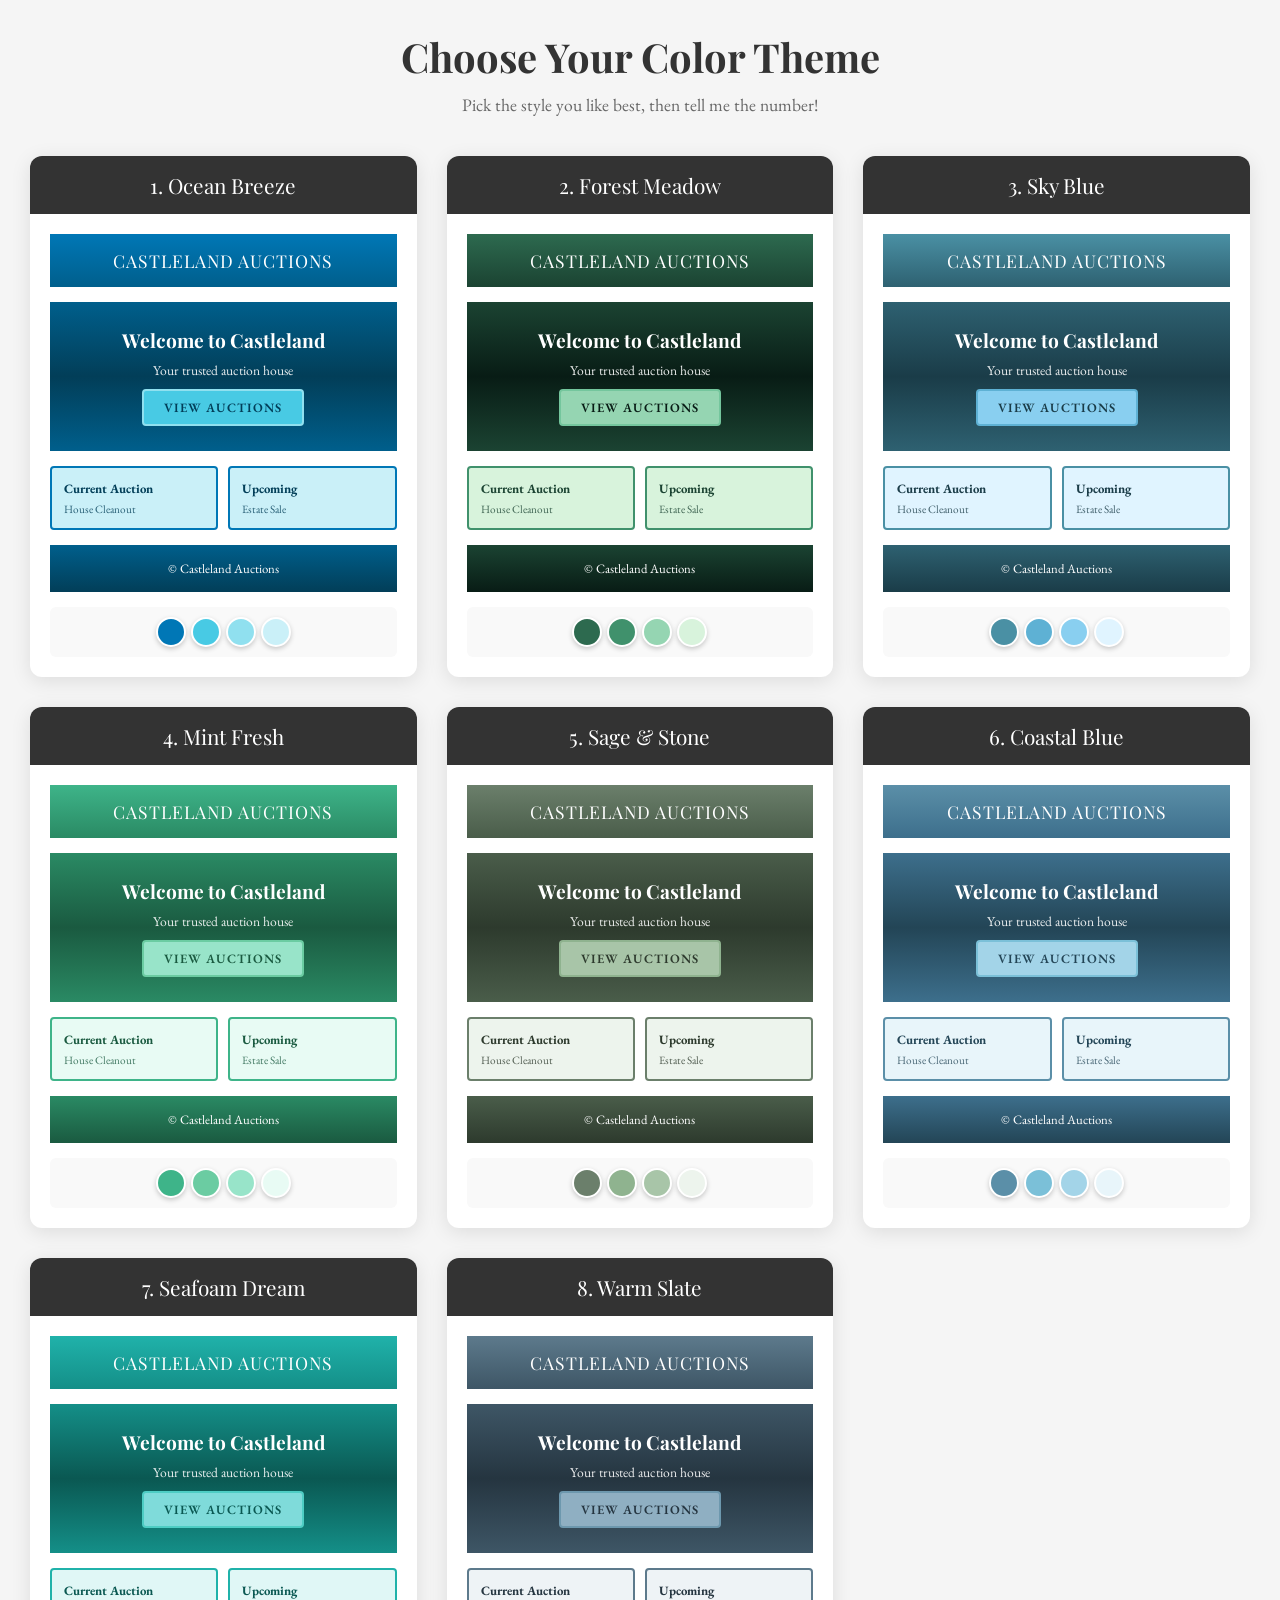
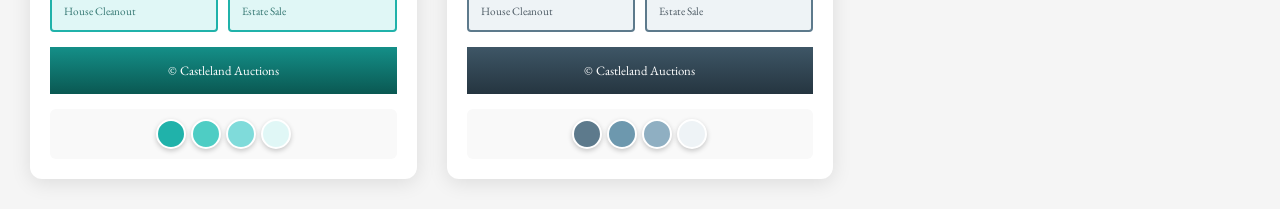
<file: style-picker.html>
<!DOCTYPE html>
<html lang="en">
<head>
    <meta charset="UTF-8">
    <meta name="viewport" content="width=device-width, initial-scale=1.0">
    <title>Choose Your Style - Castleland</title>
    <link href="https://fonts.googleapis.com/css2?family=Playfair+Display:wght@400;700&family=EB+Garamond:wght@400;500;600&display=swap" rel="stylesheet">
    <style>
        * {
            margin: 0;
            padding: 0;
            box-sizing: border-box;
        }
        
        body {
            font-family: 'EB Garamond', serif;
            background: #f5f5f5;
            padding: 30px;
        }
        
        h1 {
            text-align: center;
            font-family: 'Playfair Display', serif;
            font-size: 2.5rem;
            margin-bottom: 10px;
            color: #333;
        }
        
        .subtitle {
            text-align: center;
            color: #666;
            margin-bottom: 40px;
            font-size: 1.1rem;
        }
        
        .templates-grid {
            display: grid;
            grid-template-columns: repeat(auto-fit, minmax(350px, 1fr));
            gap: 30px;
            max-width: 1400px;
            margin: 0 auto;
        }
        
        .template-card {
            background: white;
            border-radius: 12px;
            overflow: hidden;
            box-shadow: 0 4px 20px rgba(0,0,0,0.1);
            transition: transform 0.3s ease, box-shadow 0.3s ease;
        }
        
        .template-card:hover {
            transform: translateY(-5px);
            box-shadow: 0 8px 30px rgba(0,0,0,0.15);
        }
        
        .template-name {
            padding: 15px 20px;
            background: #333;
            color: white;
            font-family: 'Playfair Display', serif;
            font-size: 1.3rem;
            text-align: center;
        }
        
        .template-preview {
            padding: 20px;
        }
        
        .preview-header {
            padding: 15px;
            text-align: center;
            color: white;
            font-family: 'Playfair Display', serif;
            font-size: 1.1rem;
            letter-spacing: 1px;
            margin-bottom: 15px;
        }
        
        .preview-hero {
            padding: 25px;
            text-align: center;
            color: white;
            margin-bottom: 15px;
        }
        
        .preview-hero h3 {
            font-family: 'Playfair Display', serif;
            font-size: 1.2rem;
            margin-bottom: 8px;
        }
        
        .preview-hero p {
            font-size: 0.85rem;
            opacity: 0.9;
        }
        
        .preview-btn {
            display: inline-block;
            padding: 8px 20px;
            border-radius: 4px;
            font-size: 0.8rem;
            text-transform: uppercase;
            letter-spacing: 1px;
            margin-top: 10px;
            font-weight: 600;
        }
        
        .preview-cards {
            display: flex;
            gap: 10px;
            margin-bottom: 15px;
        }
        
        .preview-card {
            flex: 1;
            padding: 12px;
            border-radius: 4px;
        }
        
        .preview-card h4 {
            font-size: 0.8rem;
            margin-bottom: 5px;
        }
        
        .preview-card p {
            font-size: 0.7rem;
            opacity: 0.8;
        }
        
        .preview-footer {
            padding: 15px;
            text-align: center;
            color: white;
            font-size: 0.8rem;
        }
        
        .color-swatches {
            display: flex;
            gap: 5px;
            justify-content: center;
            margin-top: 15px;
            padding: 10px;
            background: #f9f9f9;
            border-radius: 6px;
        }
        
        .swatch {
            width: 30px;
            height: 30px;
            border-radius: 50%;
            border: 2px solid white;
            box-shadow: 0 2px 5px rgba(0,0,0,0.2);
        }
        
        /* Template 1: Ocean Breeze */
        .t1-header { background: linear-gradient(180deg, #0077B6 0%, #005F8C 100%); }
        .t1-hero { background: linear-gradient(180deg, #005F8C 0%, #023E58 50%, #005F8C 100%); }
        .t1-btn { background: #48CAE4; color: #023E58; border: 2px solid #90E0EF; }
        .t1-card { background: #CAF0F8; color: #023E58; border: 2px solid #0077B6; }
        .t1-footer { background: linear-gradient(180deg, #005F8C 0%, #023E58 100%); }
        
        /* Template 2: Forest Meadow */
        .t2-header { background: linear-gradient(180deg, #2D6A4F 0%, #1B4332 100%); }
        .t2-hero { background: linear-gradient(180deg, #1B4332 0%, #081C15 50%, #1B4332 100%); }
        .t2-btn { background: #95D5B2; color: #081C15; border: 2px solid #74C69D; }
        .t2-card { background: #D8F3DC; color: #1B4332; border: 2px solid #40916C; }
        .t2-footer { background: linear-gradient(180deg, #1B4332 0%, #081C15 100%); }
        
        /* Template 3: Sky Blue */
        .t3-header { background: linear-gradient(180deg, #4A90A4 0%, #2E6171 100%); }
        .t3-hero { background: linear-gradient(180deg, #2E6171 0%, #1A3C48 50%, #2E6171 100%); }
        .t3-btn { background: #89CFF0; color: #1A3C48; border: 2px solid #5EB1D4; }
        .t3-card { background: #E0F4FF; color: #1A3C48; border: 2px solid #4A90A4; }
        .t3-footer { background: linear-gradient(180deg, #2E6171 0%, #1A3C48 100%); }
        
        /* Template 4: Mint Fresh */
        .t4-header { background: linear-gradient(180deg, #3EB489 0%, #2A8A64 100%); }
        .t4-hero { background: linear-gradient(180deg, #2A8A64 0%, #1A5A40 50%, #2A8A64 100%); }
        .t4-btn { background: #98E4C9; color: #1A5A40; border: 2px solid #6BCCA2; }
        .t4-card { background: #E8FBF4; color: #1A5A40; border: 2px solid #3EB489; }
        .t4-footer { background: linear-gradient(180deg, #2A8A64 0%, #1A5A40 100%); }
        
        /* Template 5: Sage & Stone */
        .t5-header { background: linear-gradient(180deg, #6B7F6B 0%, #4A5D4A 100%); }
        .t5-hero { background: linear-gradient(180deg, #4A5D4A 0%, #2D3A2D 50%, #4A5D4A 100%); }
        .t5-btn { background: #A8C5A8; color: #2D3A2D; border: 2px solid #8FB38F; }
        .t5-card { background: #EDF4ED; color: #2D3A2D; border: 2px solid #6B7F6B; }
        .t5-footer { background: linear-gradient(180deg, #4A5D4A 0%, #2D3A2D 100%); }
        
        /* Template 6: Coastal Blue */
        .t6-header { background: linear-gradient(180deg, #5B8FA8 0%, #3D6F8C 100%); }
        .t6-hero { background: linear-gradient(180deg, #3D6F8C 0%, #234556 50%, #3D6F8C 100%); }
        .t6-btn { background: #A3D4E8; color: #234556; border: 2px solid #7BC0D8; }
        .t6-card { background: #E8F5FA; color: #234556; border: 2px solid #5B8FA8; }
        .t6-footer { background: linear-gradient(180deg, #3D6F8C 0%, #234556 100%); }
        
        /* Template 7: Seafoam Dream */
        .t7-header { background: linear-gradient(180deg, #20B2AA 0%, #148F88 100%); }
        .t7-hero { background: linear-gradient(180deg, #148F88 0%, #0A5852 50%, #148F88 100%); }
        .t7-btn { background: #7FDBDA; color: #0A5852; border: 2px solid #4ECDC4; }
        .t7-card { background: #E0F7F6; color: #0A5852; border: 2px solid #20B2AA; }
        .t7-footer { background: linear-gradient(180deg, #148F88 0%, #0A5852 100%); }
        
        /* Template 8: Warm Slate */
        .t8-header { background: linear-gradient(180deg, #5D7A8C 0%, #3E5666 100%); }
        .t8-hero { background: linear-gradient(180deg, #3E5666 0%, #253540 50%, #3E5666 100%); }
        .t8-btn { background: #8FAFC2; color: #253540; border: 2px solid #6D98AE; }
        .t8-card { background: #EEF3F6; color: #253540; border: 2px solid #5D7A8C; }
        .t8-footer { background: linear-gradient(180deg, #3E5666 0%, #253540 100%); }
    </style>
</head>
<body>
    <h1>Choose Your Color Theme</h1>
    <p class="subtitle">Pick the style you like best, then tell me the number!</p>
    
    <div class="templates-grid">
        <!-- Template 1: Ocean Breeze -->
        <div class="template-card">
            <div class="template-name">1. Ocean Breeze</div>
            <div class="template-preview">
                <div class="preview-header t1-header">CASTLELAND AUCTIONS</div>
                <div class="preview-hero t1-hero">
                    <h3>Welcome to Castleland</h3>
                    <p>Your trusted auction house</p>
                    <span class="preview-btn t1-btn">View Auctions</span>
                </div>
                <div class="preview-cards">
                    <div class="preview-card t1-card">
                        <h4>Current Auction</h4>
                        <p>House Cleanout</p>
                    </div>
                    <div class="preview-card t1-card">
                        <h4>Upcoming</h4>
                        <p>Estate Sale</p>
                    </div>
                </div>
                <div class="preview-footer t1-footer">© Castleland Auctions</div>
                <div class="color-swatches">
                    <div class="swatch" style="background: #0077B6;"></div>
                    <div class="swatch" style="background: #48CAE4;"></div>
                    <div class="swatch" style="background: #90E0EF;"></div>
                    <div class="swatch" style="background: #CAF0F8;"></div>
                </div>
            </div>
        </div>
        
        <!-- Template 2: Forest Meadow -->
        <div class="template-card">
            <div class="template-name">2. Forest Meadow</div>
            <div class="template-preview">
                <div class="preview-header t2-header">CASTLELAND AUCTIONS</div>
                <div class="preview-hero t2-hero">
                    <h3>Welcome to Castleland</h3>
                    <p>Your trusted auction house</p>
                    <span class="preview-btn t2-btn">View Auctions</span>
                </div>
                <div class="preview-cards">
                    <div class="preview-card t2-card">
                        <h4>Current Auction</h4>
                        <p>House Cleanout</p>
                    </div>
                    <div class="preview-card t2-card">
                        <h4>Upcoming</h4>
                        <p>Estate Sale</p>
                    </div>
                </div>
                <div class="preview-footer t2-footer">© Castleland Auctions</div>
                <div class="color-swatches">
                    <div class="swatch" style="background: #2D6A4F;"></div>
                    <div class="swatch" style="background: #40916C;"></div>
                    <div class="swatch" style="background: #95D5B2;"></div>
                    <div class="swatch" style="background: #D8F3DC;"></div>
                </div>
            </div>
        </div>
        
        <!-- Template 3: Sky Blue -->
        <div class="template-card">
            <div class="template-name">3. Sky Blue</div>
            <div class="template-preview">
                <div class="preview-header t3-header">CASTLELAND AUCTIONS</div>
                <div class="preview-hero t3-hero">
                    <h3>Welcome to Castleland</h3>
                    <p>Your trusted auction house</p>
                    <span class="preview-btn t3-btn">View Auctions</span>
                </div>
                <div class="preview-cards">
                    <div class="preview-card t3-card">
                        <h4>Current Auction</h4>
                        <p>House Cleanout</p>
                    </div>
                    <div class="preview-card t3-card">
                        <h4>Upcoming</h4>
                        <p>Estate Sale</p>
                    </div>
                </div>
                <div class="preview-footer t3-footer">© Castleland Auctions</div>
                <div class="color-swatches">
                    <div class="swatch" style="background: #4A90A4;"></div>
                    <div class="swatch" style="background: #5EB1D4;"></div>
                    <div class="swatch" style="background: #89CFF0;"></div>
                    <div class="swatch" style="background: #E0F4FF;"></div>
                </div>
            </div>
        </div>
        
        <!-- Template 4: Mint Fresh -->
        <div class="template-card">
            <div class="template-name">4. Mint Fresh</div>
            <div class="template-preview">
                <div class="preview-header t4-header">CASTLELAND AUCTIONS</div>
                <div class="preview-hero t4-hero">
                    <h3>Welcome to Castleland</h3>
                    <p>Your trusted auction house</p>
                    <span class="preview-btn t4-btn">View Auctions</span>
                </div>
                <div class="preview-cards">
                    <div class="preview-card t4-card">
                        <h4>Current Auction</h4>
                        <p>House Cleanout</p>
                    </div>
                    <div class="preview-card t4-card">
                        <h4>Upcoming</h4>
                        <p>Estate Sale</p>
                    </div>
                </div>
                <div class="preview-footer t4-footer">© Castleland Auctions</div>
                <div class="color-swatches">
                    <div class="swatch" style="background: #3EB489;"></div>
                    <div class="swatch" style="background: #6BCCA2;"></div>
                    <div class="swatch" style="background: #98E4C9;"></div>
                    <div class="swatch" style="background: #E8FBF4;"></div>
                </div>
            </div>
        </div>
        
        <!-- Template 5: Sage & Stone -->
        <div class="template-card">
            <div class="template-name">5. Sage & Stone</div>
            <div class="template-preview">
                <div class="preview-header t5-header">CASTLELAND AUCTIONS</div>
                <div class="preview-hero t5-hero">
                    <h3>Welcome to Castleland</h3>
                    <p>Your trusted auction house</p>
                    <span class="preview-btn t5-btn">View Auctions</span>
                </div>
                <div class="preview-cards">
                    <div class="preview-card t5-card">
                        <h4>Current Auction</h4>
                        <p>House Cleanout</p>
                    </div>
                    <div class="preview-card t5-card">
                        <h4>Upcoming</h4>
                        <p>Estate Sale</p>
                    </div>
                </div>
                <div class="preview-footer t5-footer">© Castleland Auctions</div>
                <div class="color-swatches">
                    <div class="swatch" style="background: #6B7F6B;"></div>
                    <div class="swatch" style="background: #8FB38F;"></div>
                    <div class="swatch" style="background: #A8C5A8;"></div>
                    <div class="swatch" style="background: #EDF4ED;"></div>
                </div>
            </div>
        </div>
        
        <!-- Template 6: Coastal Blue -->
        <div class="template-card">
            <div class="template-name">6. Coastal Blue</div>
            <div class="template-preview">
                <div class="preview-header t6-header">CASTLELAND AUCTIONS</div>
                <div class="preview-hero t6-hero">
                    <h3>Welcome to Castleland</h3>
                    <p>Your trusted auction house</p>
                    <span class="preview-btn t6-btn">View Auctions</span>
                </div>
                <div class="preview-cards">
                    <div class="preview-card t6-card">
                        <h4>Current Auction</h4>
                        <p>House Cleanout</p>
                    </div>
                    <div class="preview-card t6-card">
                        <h4>Upcoming</h4>
                        <p>Estate Sale</p>
                    </div>
                </div>
                <div class="preview-footer t6-footer">© Castleland Auctions</div>
                <div class="color-swatches">
                    <div class="swatch" style="background: #5B8FA8;"></div>
                    <div class="swatch" style="background: #7BC0D8;"></div>
                    <div class="swatch" style="background: #A3D4E8;"></div>
                    <div class="swatch" style="background: #E8F5FA;"></div>
                </div>
            </div>
        </div>
        
        <!-- Template 7: Seafoam Dream -->
        <div class="template-card">
            <div class="template-name">7. Seafoam Dream</div>
            <div class="template-preview">
                <div class="preview-header t7-header">CASTLELAND AUCTIONS</div>
                <div class="preview-hero t7-hero">
                    <h3>Welcome to Castleland</h3>
                    <p>Your trusted auction house</p>
                    <span class="preview-btn t7-btn">View Auctions</span>
                </div>
                <div class="preview-cards">
                    <div class="preview-card t7-card">
                        <h4>Current Auction</h4>
                        <p>House Cleanout</p>
                    </div>
                    <div class="preview-card t7-card">
                        <h4>Upcoming</h4>
                        <p>Estate Sale</p>
                    </div>
                </div>
                <div class="preview-footer t7-footer">© Castleland Auctions</div>
                <div class="color-swatches">
                    <div class="swatch" style="background: #20B2AA;"></div>
                    <div class="swatch" style="background: #4ECDC4;"></div>
                    <div class="swatch" style="background: #7FDBDA;"></div>
                    <div class="swatch" style="background: #E0F7F6;"></div>
                </div>
            </div>
        </div>
        
        <!-- Template 8: Warm Slate -->
        <div class="template-card">
            <div class="template-name">8. Warm Slate</div>
            <div class="template-preview">
                <div class="preview-header t8-header">CASTLELAND AUCTIONS</div>
                <div class="preview-hero t8-hero">
                    <h3>Welcome to Castleland</h3>
                    <p>Your trusted auction house</p>
                    <span class="preview-btn t8-btn">View Auctions</span>
                </div>
                <div class="preview-cards">
                    <div class="preview-card t8-card">
                        <h4>Current Auction</h4>
                        <p>House Cleanout</p>
                    </div>
                    <div class="preview-card t8-card">
                        <h4>Upcoming</h4>
                        <p>Estate Sale</p>
                    </div>
                </div>
                <div class="preview-footer t8-footer">© Castleland Auctions</div>
                <div class="color-swatches">
                    <div class="swatch" style="background: #5D7A8C;"></div>
                    <div class="swatch" style="background: #6D98AE;"></div>
                    <div class="swatch" style="background: #8FAFC2;"></div>
                    <div class="swatch" style="background: #EEF3F6;"></div>
                </div>
            </div>
        </div>
    </div>
</body>
</html>
</file>
<file: styles.css>
/* =====================================================
   CASTLELAND MANAGEMENT - ANTIQUE SHOP DESIGN SYSTEM
   =====================================================
   Theme: Hardwood interior antique showroom
   Style: Vintage heritage meets modern professionalism
   ===================================================== */

/* Reset and Base Styles */
* {
    margin: 0;
    padding: 0;
    box-sizing: border-box;
}

/* =====================================================
   DESIGN TOKENS / CSS VARIABLES
   ===================================================== */
:root {
    /* =========================
       COLOR PALETTE
       ========================= */
    
    /* Primary Blues - Deep navy to dusty blue spectrum */
    --navy-900: #1a2a3a;          /* Deepest navy */
    --navy-800: #243447;          /* Deep navy */
    --navy-700: #2d4156;          /* Navy */
    --slate-600: #3d5a73;         /* Slate blue */
    --slate-500: #4a6d8a;         /* Medium slate */
    --dusty-400: #6b8fa8;         /* Dusty blue */
    --dusty-300: #8fb3cc;         /* Light dusty */
    --sky-200: #b8d4e8;           /* Pale sky */
    --sky-100: #dceef7;           /* Ice blue */
    
    /* Wood Tones - Walnut to oak spectrum */
    --walnut-900: #3d2b1f;        /* Deep walnut */
    --walnut-800: #4a3728;        /* Dark walnut */
    --walnut-700: #5c4633;        /* Walnut */
    --oak-600: #6f5941;           /* Dark oak */
    --oak-500: #8b7355;           /* Medium oak */
    --oak-400: #a68b6a;           /* Oak */
    --oak-300: #c4a882;           /* Light oak */
    --birch-200: #dcc9a9;         /* Birch */
    --birch-100: #ebe0cc;         /* Pale birch */
    
    /* Neutrals - Parchment and ivory */
    --charcoal: #2c2c2c;          /* Text charcoal */
    --charcoal-light: #4a4a4a;    /* Secondary text */
    --parchment-100: #faf8f5;     /* Ivory white */
    --parchment-200: #f5f1ea;     /* Light parchment */
    --parchment-300: #ebe5da;     /* Parchment */
    --parchment-400: #ddd5c7;     /* Warm gray */
    
    /* Brass Accent */
    --brass-500: #b8860b;         /* Dark brass */
    --brass-400: #d4a84b;         /* Brass */
    --brass-300: #e8c777;         /* Light brass */
    --brass-200: #f0daa0;         /* Pale brass */
    
    /* Semantic Colors */
    --success: #4a7c59;           /* Muted green */
    --warning: #c9a227;           /* Antique gold */
    --error: #a94442;             /* Muted red */
    --info: var(--slate-500);
    
    /* =========================
       APPLIED COLORS
       ========================= */
    --primary: var(--dusty-400);
    --primary-hover: var(--dusty-300);
    --primary-light: var(--sky-200);
    --secondary: var(--oak-500);
    --accent: var(--brass-400);
    --background: var(--parchment-100);
    --surface: #ebe0cc;
    --surface-warm: var(--parchment-200);
    --text-primary: var(--charcoal);
    --text-secondary: var(--charcoal-light);
    --text-inverse: var(--parchment-100);
    --border: var(--parchment-400);
    --border-strong: var(--oak-300);
    
    /* =========================
       TYPOGRAPHY SCALE
       ========================= */
    --font-serif: 'Playfair Display', 'Georgia', 'Times New Roman', serif;
    --font-sans: 'Inter', 'Segoe UI', 'Roboto', -apple-system, sans-serif;
    --font-body: 'EB Garamond', 'Georgia', serif;
    
    --text-xs: 0.75rem;      /* 12px */
    --text-sm: 0.875rem;     /* 14px */
    --text-base: 1rem;       /* 16px */
    --text-lg: 1.125rem;     /* 18px */
    --text-xl: 1.25rem;      /* 20px */
    --text-2xl: 1.5rem;      /* 24px */
    --text-3xl: 1.875rem;    /* 30px */
    --text-4xl: 2.25rem;     /* 36px */
    --text-5xl: 3rem;        /* 48px */
    
    --leading-tight: 1.25;
    --leading-normal: 1.5;
    --leading-relaxed: 1.75;
    
    --tracking-tight: -0.025em;
    --tracking-normal: 0;
    --tracking-wide: 0.05em;
    --tracking-wider: 0.1em;
    
    /* =========================
       SPACING SCALE
       ========================= */
    --space-1: 0.25rem;      /* 4px */
    --space-2: 0.5rem;       /* 8px */
    --space-3: 0.75rem;      /* 12px */
    --space-4: 1rem;         /* 16px */
    --space-5: 1.25rem;      /* 20px */
    --space-6: 1.5rem;       /* 24px */
    --space-8: 2rem;         /* 32px */
    --space-10: 2.5rem;      /* 40px */
    --space-12: 3rem;        /* 48px */
    --space-16: 4rem;        /* 64px */
    --space-20: 5rem;        /* 80px */
    --space-24: 6rem;        /* 96px */
    
    /* =========================
       BORDER RADIUS
       ========================= */
    --radius-none: 0;
    --radius-sm: 0.25rem;    /* 4px */
    --radius-md: 0.5rem;     /* 8px */
    --radius-lg: 0.75rem;    /* 12px */
    --radius-xl: 1rem;       /* 16px */
    
    /* =========================
       SHADOWS
       ========================= */
    --shadow-sm: 0 1px 2px rgba(0, 0, 0, 0.05);
    --shadow-md: 0 4px 6px -1px rgba(0, 0, 0, 0.1), 0 2px 4px -1px rgba(0, 0, 0, 0.06);
    --shadow-lg: 0 10px 15px -3px rgba(0, 0, 0, 0.1), 0 4px 6px -2px rgba(0, 0, 0, 0.05);
    --shadow-xl: 0 20px 25px -5px rgba(0, 0, 0, 0.1), 0 10px 10px -5px rgba(0, 0, 0, 0.04);
    --shadow-card: 0 4px 12px rgba(45, 65, 86, 0.08);
    --shadow-card-hover: 0 8px 24px rgba(45, 65, 86, 0.15);
    --shadow-shelf: 0 4px 8px rgba(93, 70, 51, 0.2);
    --shadow-inset: inset 0 2px 4px rgba(0, 0, 0, 0.06);
    
    /* Blue glow for hover */
    --glow-blue: 0 0 0 3px rgba(45, 65, 86, 0.15), 0 8px 24px rgba(45, 65, 86, 0.2);
    
    /* =========================
       TRANSITIONS
       ========================= */
    --transition-fast: 150ms ease;
    --transition-base: 250ms ease;
    --transition-slow: 350ms ease;
    --transition: all 0.3s ease;
    
    /* =========================
       TEXTURES (Subtle)
       ========================= */
    --texture-paper: url("data:image/svg+xml,%3Csvg viewBox='0 0 200 200' xmlns='http://www.w3.org/2000/svg'%3E%3Cfilter id='noise'%3E%3CfeTurbulence type='fractalNoise' baseFrequency='0.85' numOctaves='4' stitchTiles='stitch'/%3E%3C/filter%3E%3Crect width='100%25' height='100%25' filter='url(%23noise)'/%3E%3C/svg%3E");
    
    --texture-wood: url("data:image/svg+xml,%3Csvg width='100' height='20' xmlns='http://www.w3.org/2000/svg'%3E%3Cdefs%3E%3Cpattern id='grain' width='100' height='20' patternUnits='userSpaceOnUse'%3E%3Cpath d='M0 10 Q 25 8, 50 10 T 100 10' stroke='rgba(139,115,85,0.1)' fill='none' stroke-width='0.5'/%3E%3Cpath d='M0 5 Q 25 3, 50 5 T 100 5' stroke='rgba(139,115,85,0.08)' fill='none' stroke-width='0.3'/%3E%3Cpath d='M0 15 Q 25 17, 50 15 T 100 15' stroke='rgba(139,115,85,0.08)' fill='none' stroke-width='0.3'/%3E%3C/pattern%3E%3C/defs%3E%3Crect width='100' height='20' fill='url(%23grain)'/%3E%3C/svg%3E");
    
    /* Legacy compatibility */
    --primary-color: var(--primary);
    --secondary-color: var(--slate-600);
    --accent-color: var(--brass-400);
    --light-color: var(--parchment-100);
    --dark-color: var(--navy-800);
    --gray-color: var(--charcoal-light);
    --light-gray: var(--parchment-300);
    --highlight-color: var(--dusty-300);
    --border-color: var(--border);
    --text-color: var(--text-primary);
    --box-shadow: var(--shadow-md);
}

/* =====================================================
   BASE STYLES
   ===================================================== */
body {
    font-family: var(--font-body);
    margin: 0;
    padding: 0;
    color: var(--text-primary);
    background-color: #1a1410;
    background-image: url('background2.jpg');
    background-size: cover;
    background-attachment: fixed;
    background-position: center top;
    background-repeat: no-repeat;
    overflow-x: hidden;
    position: relative;
    line-height: var(--leading-normal);
    min-height: 100vh;
}

/* Subtle vignette overlay for depth */
body::before {
    content: '';
    position: fixed;
    top: 0;
    left: 0;
    width: 100%;
    height: 100%;
    opacity: 0.3;
    pointer-events: none;
    background: radial-gradient(ellipse at center, transparent 40%, rgba(0,0,0,0.4) 100%);
    z-index: 1;
}

@keyframes fadeIn {
    from { opacity: 0; transform: translateY(20px); }
    to { opacity: 1; transform: translateY(0); }
}

@keyframes fadeInUp {
    from { opacity: 0; transform: translateY(30px); }
    to { opacity: 1; transform: translateY(0); }
}

.fade-in {
    animation: fadeIn 0.6s ease forwards;
}

.container {
    max-width: 1200px;
    margin: 0 auto;
    padding: 0 var(--space-5);
}

a {
    text-decoration: none;
    color: var(--primary);
    transition: var(--transition-base);
}

a:hover {
    color: var(--primary-hover);
}

ul {
    list-style: none;
}

img {
    max-width: 100%;
    height: auto;
}

section {
    padding: var(--space-16) 0;
    position: relative;
}

section::before {
    display: none;
}

/* =====================================================
   TYPOGRAPHY
   ===================================================== */
h1, h2, h3, h4, h5, h6 {
    font-family: var(--font-serif);
    font-weight: 600;
    line-height: var(--leading-tight);
    color: #ffffff;
}

h2 {
    font-size: var(--text-4xl);
    margin-bottom: var(--space-8);
    text-align: center;
    color: #ffffff;
    position: relative;
    padding-bottom: var(--space-4);
    letter-spacing: var(--tracking-wide);
}

h2::after {
    content: '';
    position: absolute;
    bottom: 0;
    left: 50%;
    transform: translateX(-50%);
    width: 80px;
    height: 2px;
    background: linear-gradient(90deg, transparent, var(--brass-400), transparent);
}

/* Brass dot divider accent */
h2::before {
    content: '◆';
    position: absolute;
    bottom: -6px;
    left: 50%;
    transform: translateX(-50%);
    font-size: 10px;
    color: var(--brass-400);
    background: var(--background);
    padding: 0 var(--space-2);
    z-index: 1;
}

.section-intro {
    text-align: center;
    max-width: 700px;
    margin: 0 auto var(--space-8);
    font-size: var(--text-lg);
    color: var(--text-secondary);
    font-family: var(--font-body);
    line-height: var(--leading-relaxed);
}

/* =====================================================
   BUTTONS
   ===================================================== */
.btn {
    display: inline-flex;
    align-items: center;
    justify-content: center;
    gap: var(--space-2);
    background: 
        linear-gradient(rgba(45, 30, 20, 0.85), rgba(35, 22, 15, 0.9)),
        url('optionB_textures/walnut_floor.jpg');
    background-size: cover;
    background-position: center;
    color: var(--parchment-100);
    padding: var(--space-3) var(--space-6);
    border-radius: var(--radius-sm);
    transition: var(--transition-base);
    font-weight: 600;
    font-family: var(--font-sans);
    font-size: var(--text-sm);
    letter-spacing: var(--tracking-wide);
    box-shadow: 
        0 4px 8px rgba(0, 0, 0, 0.3),
        0 2px 4px rgba(0, 0, 0, 0.2),
        inset 0 1px 0 rgba(255, 255, 255, 0.1);
    position: relative;
    overflow: hidden;
    z-index: 1;
    border: 1px solid var(--oak-400);
    text-transform: uppercase;
    cursor: pointer;
}

.btn::before {
    content: '';
    position: absolute;
    top: 0;
    left: -100%;
    width: 100%;
    height: 100%;
    background: linear-gradient(90deg, transparent, rgba(255,255,255,0.1), transparent);
    transition: var(--transition-slow);
    z-index: 1;
}

.btn:hover {
    color: var(--text-inverse);
    transform: translateY(-3px);
    box-shadow: 
        0 8px 16px rgba(0, 0, 0, 0.35),
        0 4px 8px rgba(0, 0, 0, 0.25),
        inset 0 1px 0 rgba(255, 255, 255, 0.2),
        inset 0 -1px 0 rgba(0, 0, 0, 0.3);
}

.btn:hover::before {
    left: 100%;
}

.btn:active {
    transform: translateY(-1px);
    box-shadow: 
        0 2px 4px rgba(0, 0, 0, 0.3),
        inset 0 2px 4px rgba(0, 0, 0, 0.2);
}

.btn-secondary {
    background: transparent;
    color: var(--parchment-200);
    border: 2px solid var(--oak-400);
    box-shadow: none;
}

.btn-secondary:hover {
    background: 
        linear-gradient(rgba(45, 30, 20, 0.85), rgba(35, 22, 15, 0.9)),
        url('optionB_textures/walnut_floor.jpg');
    background-size: cover;
    color: var(--parchment-100);
}

.btn-accent {
    background: linear-gradient(180deg, var(--brass-300) 0%, var(--brass-400) 50%, var(--brass-500) 100%);
    color: var(--walnut-900);
    border-color: var(--brass-500);
    text-shadow: 0 1px 0 rgba(255, 255, 255, 0.3);
}

.btn-accent:hover {
    background: linear-gradient(180deg, var(--brass-200) 0%, var(--brass-300) 50%, var(--brass-400) 100%);
}

/* =====================================================
   HEADER - Antique Shop Signage Style
   ===================================================== */
header {
    background-image: url('button new.png');
    background-size: 150%;
    background-position: right bottom;
    box-shadow: var(--shadow-lg);
    position: relative;
    z-index: 1000;
    border-bottom: 3px solid var(--oak-500);
}

/* Wood trim accent line */
header::after {
    content: '';
    position: absolute;
    bottom: -3px;
    left: 0;
    width: 100%;
    height: 3px;
    background: linear-gradient(90deg, 
        var(--oak-600) 0%, 
        var(--oak-400) 20%, 
        var(--brass-400) 50%, 
        var(--oak-400) 80%, 
        var(--oak-600) 100%);
}

header .container {
    display: flex;
    justify-content: space-between;
    align-items: center;
    padding: var(--space-4) var(--space-5);
}

.logo-container {
    display: flex;
    align-items: center;
}

.logo {
    height: 165px;
    margin-right: var(--space-4);
    transition: var(--transition-base);
    filter: brightness(1.1);
}

.logo:hover {
    transform: scale(1.05);
}

header h1 {
    font-size: var(--text-xl);
    color: var(--parchment-100);
    font-weight: 600;
    position: relative;
    font-family: var(--font-serif);
    text-transform: uppercase;
    letter-spacing: var(--tracking-wider);
}

header h1::after {
    content: '';
    position: absolute;
    bottom: -4px;
    left: 0;
    width: 100%;
    height: 1px;
    background: linear-gradient(90deg, var(--brass-400), transparent);
    opacity: 0.6;
}

nav ul {
    display: flex;
    align-items: center;
    gap: var(--space-1);
}

nav ul li {
    position: relative;
}

nav ul li a {
    color: var(--parchment-200);
    font-weight: 500;
    transition: var(--transition-base);
    padding: var(--space-2) var(--space-4);
    position: relative;
    font-family: var(--font-sans);
    text-transform: uppercase;
    letter-spacing: var(--tracking-wide);
    font-size: 1.1rem;
    display: block;
    border-radius: var(--radius-sm);
}

nav ul li a::after {
    content: '';
    position: absolute;
    bottom: 0;
    left: 50%;
    transform: translateX(-50%);
    width: 0;
    height: 2px;
    background-color: var(--brass-400);
    transition: var(--transition-base);
}

nav ul li a:hover {
    color: var(--parchment-100);
    background: rgba(255, 255, 255, 0.08);
}

nav ul li a:hover::after {
    width: 60%;
}

/* Primary CTA in nav */
nav .nav-cta {
    background: 
        linear-gradient(rgba(45, 30, 20, 0.85), rgba(35, 22, 15, 0.9)),
        url('optionB_textures/walnut_floor.jpg');
    background-size: cover;
    color: var(--parchment-100);
    padding: var(--space-2) var(--space-5);
    border-radius: var(--radius-sm);
    font-weight: 700;
    margin-left: var(--space-4);
}

nav .nav-cta:hover {
    background: 
        linear-gradient(rgba(60, 40, 28, 0.8), rgba(50, 35, 22, 0.85)),
        url('optionB_textures/walnut_floor.jpg');
    background-size: cover;
}

nav .nav-cta::after {
    display: none;
}

/* =====================================================
   HERO SECTION - Showroom Header
   ===================================================== */
.hero {
    background: transparent;
    color: var(--parchment-100);
    text-align: center;
    padding: var(--space-12) 0;
    position: relative;
    overflow: hidden;
    z-index: 2;
}

/* Hero decorative element */
.hero::before {
    display: none;
}

/* Warm spotlight lighting effect */
.hero::after {
    content: '';
    position: absolute;
    top: -50%;
    left: 50%;
    transform: translateX(-50%);
    width: 120%;
    height: 100%;
    background: radial-gradient(ellipse at center top, rgba(255, 200, 100, 0.12) 0%, transparent 50%);
    pointer-events: none;
}

.hero .container {
    position: relative;
    z-index: 2;
    max-width: 850px;
    padding: var(--space-8);
}

.hero h2 {
    font-size: var(--text-5xl);
    margin-bottom: var(--space-6);
    color: var(--parchment-100);
    font-weight: 600;
    opacity: 0;
    animation: fadeInUp 0.8s ease forwards 0.2s;
    font-family: var(--font-serif);
    letter-spacing: var(--tracking-wide);
}

.hero h2::after {
    background: linear-gradient(90deg, transparent, var(--brass-400), transparent);
    width: 120px;
}

.hero h2::before {
    color: var(--brass-300);
    background: transparent;
}

.hero p {
    font-size: var(--text-lg);
    margin-bottom: var(--space-5);
    max-width: 700px;
    margin-left: auto;
    margin-right: auto;
    opacity: 0;
    animation: fadeInUp 0.8s ease forwards 0.4s;
    color: var(--parchment-200);
    font-weight: 400;
    line-height: var(--leading-relaxed);
    font-family: var(--font-body);
}

.hero p:last-of-type {
    margin-bottom: var(--space-10);
}

.hero .btn {
    opacity: 0;
    animation: fadeInUp 0.8s ease forwards 0.6s;
    padding: var(--space-4) var(--space-8);
    font-size: var(--text-base);
    background: var(--brass-400);
    color: var(--navy-900);
    border: none;
}

.hero .btn:hover {
    background: var(--brass-300);
    color: var(--navy-900);
}

/* =====================================================
   AUCTIONS SECTION - Shelf Display Layout
   ===================================================== */
.auctions {
    position: relative;
    background: transparent;
    padding: var(--space-8) 0;
    border: none;
    z-index: 2;
}

/* Section title styling */
.auctions h2 {
    color: #ffffff;
    font-family: var(--font-serif);
    font-size: var(--text-4xl);
    letter-spacing: var(--tracking-wide);
    margin-bottom: var(--space-12);
}

/* Shelf container - wood plank background */
.auction-shelf {
    background: 
        linear-gradient(rgba(16, 34, 60, 0.35), rgba(16, 34, 60, 0.35)),
        url('optionB_textures/walnut_floor.jpg');
    background-size: cover;
    background-position: center;
    border-radius: var(--radius-md);
    padding: var(--space-8) var(--space-6) var(--space-10);
    margin-bottom: var(--space-10);
    position: relative;
    box-shadow: 
        var(--shadow-lg),
        inset 0 1px 0 rgba(255, 255, 255, 0.15),
        inset 0 -2px 0 rgba(0, 0, 0, 0.1);
}

/* Wood grain texture overlay - disabled, using real texture */
.auction-shelf::before {
    display: none;
}

/* Shelf bracket shadow */
.auction-shelf::after {
    content: '';
    position: absolute;
    bottom: -8px;
    left: 5%;
    width: 90%;
    height: 8px;
    background: linear-gradient(180deg, rgba(0, 0, 0, 0.15) 0%, transparent 100%);
    border-radius: 0 0 50% 50% / 0 0 100% 100%;
}

/* Shelf label/signage */
.shelf-label {
    position: absolute;
    top: -14px;
    left: 50%;
    transform: translateX(-50%);
    background: 
        linear-gradient(rgba(45, 30, 20, 0.85), rgba(35, 22, 15, 0.9)),
        url('optionB_textures/walnut_floor.jpg');
    background-size: cover;
    background-position: center;
    color: var(--parchment-100);
    padding: var(--space-2) var(--space-6);
    font-family: var(--font-serif);
    font-size: var(--text-sm);
    font-weight: 600;
    letter-spacing: var(--tracking-wider);
    text-transform: uppercase;
    border-radius: var(--radius-sm);
    box-shadow: var(--shadow-md);
    border: 1px solid var(--oak-400);
    z-index: 10;
}

.shelf-label::before,
.shelf-label::after {
    content: '◆';
    font-size: 8px;
    color: var(--brass-400);
    margin: 0 var(--space-2);
}

.auction-grid {
    display: grid;
    grid-template-columns: repeat(auto-fit, minmax(280px, 1fr));
    gap: var(--space-6);
    position: relative;
    z-index: 1;
}

/* =====================================================
   AUCTION CARDS - Framed Item on Shelf
   ===================================================== */
.auction-card {
    background: 
        linear-gradient(rgba(235, 224, 204, 0.97), rgba(220, 201, 169, 0.97)),
        url('optionB_textures/paper_grain.png');
    background-size: auto, 200px 200px;
    border-radius: var(--radius-md);
    overflow: hidden;
    box-shadow: 
        0 8px 20px rgba(0, 0, 0, 0.25),
        0 4px 8px rgba(0, 0, 0, 0.15),
        inset 0 1px 0 rgba(255, 255, 255, 0.8);
    transition: var(--transition-base);
    position: relative;
    border: 1px solid var(--oak-300);
    opacity: 0;
    animation: fadeInUp 0.6s ease forwards;
}

/* Decorative brass corner accent */
.auction-card::before {
    content: '';
    position: absolute;
    top: 0;
    left: 0;
    width: 100%;
    height: 4px;
    background: linear-gradient(90deg, 
        var(--oak-500), 
        var(--brass-400) 30%, 
        var(--brass-300) 50%, 
        var(--brass-400) 70%, 
        var(--oak-500));
    z-index: 10;
}

.auction-card:nth-child(1) { animation-delay: 0.1s; }
.auction-card:nth-child(2) { animation-delay: 0.2s; }
.auction-card:nth-child(3) { animation-delay: 0.3s; }
.auction-card:nth-child(4) { animation-delay: 0.4s; }

/* Card hover - subtle highlight only */
.auction-card:hover {
    border-color: var(--brass-400);
}

/* Image container - framed photo look */
.auction-image {
    width: 100%;
    position: relative;
    overflow: hidden;
    background: var(--birch-200);
}

/* Frame border effect - disabled */
.auction-image::before {
    display: none;
}

.auction-photo {
    width: 100%;
    height: auto;
    display: block;
    transition: var(--transition-base);
    z-index: 1;
}

/* Hover zoom disabled */

/* Status pill */
.auction-status {
    position: absolute;
    top: var(--space-3);
    right: var(--space-3);
    padding: var(--space-1) var(--space-3);
    border-radius: var(--radius-xl);
    font-size: var(--text-xs);
    font-weight: 700;
    font-family: var(--font-sans);
    text-transform: uppercase;
    letter-spacing: var(--tracking-wide);
    z-index: 5;
    box-shadow: var(--shadow-sm);
}

.auction-status.status-open {
    background: var(--success);
    color: white;
}

.auction-status.status-preview {
    background: #d4a574;
    color: white;
}

.auction-status.status-ending {
    background: var(--warning);
    color: var(--walnut-900);
}

.auction-status.status-ended {
    background: var(--charcoal-light);
    color: white;
}

/* Card details section - parchment background */
.auction-details {
    padding: var(--space-5);
    background: 
        linear-gradient(rgba(235, 224, 204, 0.96), rgba(220, 201, 169, 0.98)),
        url('optionB_textures/paper_grain.png');
    background-size: auto, 150px 150px;
    border-top: 1px solid var(--oak-300);
}

.auction-details h3 {
    font-size: var(--text-lg);
    margin-bottom: var(--space-3);
    color: #000000;
    font-weight: 600;
    font-family: var(--font-serif);
    line-height: var(--leading-tight);
    display: -webkit-box;
    -webkit-line-clamp: 2;
    line-clamp: 2;
    -webkit-box-orient: vertical;
    overflow: hidden;
}

.auction-details p {
    margin-bottom: var(--space-3);
    color: var(--text-secondary);
    line-height: var(--leading-normal);
    font-size: var(--text-sm);
    font-family: var(--font-body);
}

.auction-date {
    font-size: var(--text-sm);
    color: var(--oak-500);
    font-family: var(--font-sans);
    font-weight: 500;
    margin-bottom: var(--space-4);
    display: flex;
    align-items: center;
    gap: var(--space-2);
}

.auction-date i {
    color: var(--brass-400);
}

.auction-details .btn {
    width: 100%;
    margin-top: var(--space-2);
    background: 
        linear-gradient(rgba(45, 30, 20, 0.85), rgba(35, 22, 15, 0.9)),
        url('optionB_textures/walnut_floor.jpg');
    background-size: cover;
    background-position: center;
    border: 1px solid var(--oak-400);
    color: var(--parchment-100);
}

/* Countdown Timer */
.countdown-timer {
    display: flex;
    align-items: center;
    gap: var(--space-2);
    background: rgba(255, 255, 255, 0.5);
    padding: var(--space-2) var(--space-3);
    border-radius: var(--radius-sm);
    margin-bottom: var(--space-3);
    font-family: var(--font-sans);
    font-size: var(--text-sm);
    color: #000000;
    font-weight: 600;
}

.countdown-timer i {
    color: var(--brass-400);
    animation: pulse 2s ease-in-out infinite;
}

.countdown-timer.ended {
    color: var(--parchment-400);
}

.countdown-timer.ended i {
    animation: none;
}

@keyframes pulse {
    0%, 100% { opacity: 1; }
    50% { opacity: 0.5; }
}

/* Auction ending now styling */
.countdown-timer.ending-now .countdown-text {
    color: #ff4444;
    font-weight: 700;
    animation: pulse 1s ease-in-out infinite;
}

/* =====================================================
   CONTACT SECTION
   ===================================================== */
.contact {
    background: transparent;
    position: relative;
    padding: var(--space-8) 0;
    border: none;
    z-index: 2;
}

.contact h2 {
    color: #ffffff;
}

.contact .section-intro {
    color: #ffffff;
}

.contact::before {
    display: none;
}

.contact-content {
    display: flex;
    justify-content: center;
    margin-top: var(--space-8);
}

.contact-info h3 {
    margin-bottom: var(--space-6);
    color: #ffffff;
    font-size: var(--text-2xl);
    font-family: var(--font-serif);
    display: flex;
    align-items: center;
    gap: var(--space-3);
}

.contact-info h3 i {
    color: var(--brass-400);
}

.contact-details {
    display: flex;
    flex-direction: column;
    gap: var(--space-5);
}

.contact-item {
    display: flex;
    align-items: flex-start;
    gap: var(--space-4);
    padding: var(--space-6);
    background: 
        linear-gradient(rgba(235, 224, 204, 0.95), rgba(220, 201, 169, 0.95)),
        url('optionB_textures/paper_grain.png');
    background-size: auto, 150px 150px;
    border-radius: var(--radius-md);
    box-shadow: 
        0 6px 16px rgba(0, 0, 0, 0.15),
        0 3px 6px rgba(0, 0, 0, 0.1);
    transition: var(--transition-base);
    border: 1px solid var(--oak-300);
    position: relative;
}

.contact-item::before {
    content: '';
    position: absolute;
    top: 0;
    left: 0;
    width: 4px;
    height: 100%;
    background: linear-gradient(180deg, var(--brass-400), var(--oak-400));
    border-radius: var(--radius-md) 0 0 var(--radius-md);
}

.contact-item:hover {
    transform: translateY(-4px);
    box-shadow: var(--shadow-card-hover);
    border-color: var(--dusty-400);
}

.contact-item i {
    font-size: var(--text-xl);
    color: #0a0a0a;
    background: #ffffff;
    width: 48px;
    height: 48px;
    min-width: 48px;
    display: flex;
    align-items: center;
    justify-content: center;
    border-radius: var(--radius-md);
    box-shadow: var(--shadow-sm);
}

.contact-item > div {
    position: relative;
    z-index: 1;
}

.contact-item h4 {
    font-size: var(--text-base);
    margin-bottom: var(--space-1);
    color: #000000;
    font-family: var(--font-serif);
    font-weight: 600;
}

.contact-item p {
    color: #000000;
    font-family: var(--font-body);
    font-size: var(--text-base);
}

/* Form styles */
.contact-form {
    background: var(--surface);
    padding: var(--space-8);
    border-radius: var(--radius-md);
    box-shadow: var(--shadow-card);
    border: 1px solid var(--parchment-300);
}

.form-group {
    margin-bottom: var(--space-5);
}

.form-group label {
    display: block;
    margin-bottom: var(--space-2);
    font-weight: 600;
    color: #ffffff;
    font-family: var(--font-sans);
    font-size: var(--text-sm);
}

.form-group input,
.form-group textarea {
    width: 100%;
    padding: var(--space-3) var(--space-4);
    border: 1px solid var(--parchment-400);
    border-radius: var(--radius-sm);
    font-family: var(--font-body);
    font-size: var(--text-base);
    transition: var(--transition-base);
    background: var(--birch-100);
    color: var(--text-primary);
}

.form-group input:focus,
.form-group textarea:focus {
    outline: none;
    border-color: var(--dusty-400);
    box-shadow: 0 0 0 3px rgba(45, 65, 86, 0.1);
    background: var(--birch-200);
}

/* =====================================================
   FOOTER
   ===================================================== */
footer {
    background: rgba(10, 10, 10, 0.9);
    color: var(--parchment-200);
    padding: var(--space-10) 0 var(--space-6);
    position: relative;
    z-index: 2;
    margin-top: var(--space-8);
}

/* Footer top accent */
footer::before {
    content: '';
    position: absolute;
    top: 0;
    left: 0;
    width: 100%;
    height: 3px;
    background: linear-gradient(90deg, var(--oak-600), var(--brass-400), var(--oak-600));
}

.footer-content {
    display: grid;
    grid-template-columns: repeat(auto-fit, minmax(220px, 1fr));
    gap: var(--space-10);
    margin-bottom: var(--space-10);
    position: relative;
    z-index: 1;
}

.footer-logo {
    display: flex;
    flex-direction: column;
    align-items: flex-start;
}

.footer-logo-img {
    height: 180px;
    margin-bottom: var(--space-4);
    filter: brightness(1.1);
}

.footer-logo h3 {
    color: var(--parchment-100);
    font-size: var(--text-xl);
    margin-bottom: var(--space-3);
    font-family: var(--font-serif);
    letter-spacing: var(--tracking-wide);
}

.footer-links h4, 
.footer-social h4 {
    color: var(--parchment-100);
    margin-bottom: var(--space-5);
    font-size: var(--text-base);
    font-family: var(--font-serif);
    position: relative;
    display: inline-block;
    padding-bottom: var(--space-2);
    letter-spacing: var(--tracking-wide);
}

.footer-links h4::after, 
.footer-social h4::after {
    content: '';
    position: absolute;
    bottom: 0;
    left: 0;
    width: 40px;
    height: 2px;
    background: var(--brass-400);
}

.footer-links ul li {
    margin-bottom: var(--space-3);
}

.footer-links ul li a {
    color: var(--parchment-300);
    transition: var(--transition-base);
    font-family: var(--font-sans);
    font-size: var(--text-sm);
}

.footer-links ul li a:hover {
    color: var(--brass-300);
    padding-left: var(--space-2);
}

.social-icons {
    display: flex;
    gap: var(--space-3);
}

.social-icon {
    display: flex;
    align-items: center;
    justify-content: center;
    width: 42px;
    height: 42px;
    background: rgba(255, 255, 255, 0.08);
    border-radius: var(--radius-md);
    color: var(--parchment-200);
    transition: var(--transition-base);
    border: 1px solid rgba(255, 255, 255, 0.15);
}

.social-icon:hover {
    background: var(--brass-400);
    color: var(--navy-900);
    transform: translateY(-3px);
    border-color: var(--brass-400);
}

.footer-bottom {
    border-top: 1px solid rgba(255, 255, 255, 0.1);
    padding-top: var(--space-6);
    text-align: center;
    font-size: var(--text-sm);
    color: var(--parchment-400);
    font-family: var(--font-sans);
}

/* =====================================================
   PAST AUCTIONS ARCHIVE SECTION
   ===================================================== */
#past-auctions {
    background: transparent;
    padding: var(--space-8) 0;
    position: relative;
    border: none;
    z-index: 2;
}

/* Archive header divider */
#past-auctions::before {
    display: none;
}

#past-auctions h2 {
    color: #ffffff;
    font-family: var(--font-serif);
    font-size: var(--text-3xl);
    letter-spacing: var(--tracking-wide);
    margin-bottom: var(--space-10);
}

#past-auctions h2::after {
    background: linear-gradient(90deg, transparent, var(--oak-400), transparent);
}

#past-auctions h2::before {
    color: var(--oak-400);
}

#past-auctions .auction-grid {
    display: grid;
    grid-template-columns: repeat(auto-fill, minmax(240px, 1fr));
    gap: var(--space-5);
}

/* Past auction cards - more compact */
#past-auctions .auction-card {
    opacity: 0.85;
    transition: var(--transition-base);
}

#past-auctions .auction-card::before {
    background: linear-gradient(90deg, var(--oak-400), var(--oak-300), var(--oak-400));
}

#past-auctions .auction-card:hover {
    opacity: 1;
}

#past-auctions .auction-image img {
    width: 100%;
    height: auto;
    display: block;
}

#past-auctions .auction-details {
    padding: var(--space-4);
}

#past-auctions .auction-details h3 {
    font-size: var(--text-base);
    margin-bottom: var(--space-2);
}

/* Past button style */
.btn-past {
    background: var(--oak-500) !important;
    color: var(--parchment-100) !important;
}

.btn-past::before {
    background: var(--oak-600) !important;
}

.btn-past:hover {
    transform: translateY(-2px);
}

/* =====================================================
   RESPONSIVE STYLES
   ===================================================== */
@media (max-width: 992px) {
    .auction-grid {
        grid-template-columns: repeat(2, 1fr);
    }
    
    .hero h2 {
        font-size: var(--text-4xl);
    }
}

@media (max-width: 768px) {
    /* Mobile background - zoomed in a bit */
    body {
        background-size: 130% auto;
        background-attachment: scroll;
        background-repeat: repeat-y;
        background-position: top center;
    }
    
    /* Header mobile */
    header .container {
        flex-direction: column;
        padding: var(--space-3);
        gap: var(--space-3);
    }

    .logo-container {
        margin-bottom: 0;
    }
    
    header h1 {
        font-size: var(--text-lg);
    }

    nav ul {
        flex-wrap: wrap;
        justify-content: center;
        gap: var(--space-1);
    }

    nav ul li a {
        padding: var(--space-2) var(--space-3);
        font-size: 0.7rem;
    }

    /* Hero mobile */
    .hero {
        padding: var(--space-12) 0;
    }

    .hero h2 {
        font-size: var(--text-3xl);
    }

    .hero p {
        font-size: var(--text-base);
    }

    /* Auctions mobile */
    section {
        padding: var(--space-10) 0;
    }
    
    .auctions {
        padding: var(--space-10) 0 var(--space-12);
    }

    .auction-shelf {
        padding: var(--space-6) var(--space-4) var(--space-8);
        margin-bottom: var(--space-8);
    }

    .shelf-label {
        font-size: var(--text-xs);
        padding: var(--space-1) var(--space-4);
    }

    .auction-grid {
        grid-template-columns: repeat(2, 1fr);
        gap: var(--space-4);
    }

    .auction-card {
        min-width: 0;
    }

    .auction-image img {
        width: 100%;
        height: auto;
        display: block;
    }

    .auction-details {
        padding: var(--space-3);
    }

    .auction-details h3 {
        font-size: var(--text-base);
        margin-bottom: var(--space-2);
    }

    .auction-details .btn {
        padding: var(--space-2) var(--space-3);
        font-size: var(--text-xs);
    }

    /* Past auctions mobile */
    #past-auctions .auction-grid {
        grid-template-columns: repeat(2, 1fr);
        gap: var(--space-4);
    }

    /* Contact mobile */
    .contact-content {
        flex-direction: column;
    }

    .contact-item {
        padding: var(--space-4);
    }

    /* Footer mobile */
    .footer-content {
        text-align: center;
    }

    .footer-logo {
        align-items: center;
    }

    .footer-links h4::after, 
    .footer-social h4::after {
        left: 50%;
        transform: translateX(-50%);
    }

    .social-icons {
        justify-content: center;
    }
}

@media (max-width: 480px) {
    .auction-grid {
        grid-template-columns: 1fr;
    }
    
    #past-auctions .auction-grid {
        grid-template-columns: 1fr 1fr;
    }
    
    .hero h2 {
        font-size: var(--text-2xl);
    }
}

/* =====================================================
   NEWSLETTER BANNER
   ===================================================== */
.newsletter-banner {
    background-image: url('button new.png');
    background-size: 120%;
    background-position: center center;
    padding: var(--space-6) 0;
    position: relative;
    overflow: hidden;
    box-shadow: 0 4px 20px rgba(0, 0, 0, 0.4);
    border-radius: var(--radius-lg);
    margin: 0 var(--space-4);
    z-index: 2;
}

/* Wood grain texture - disabled, using real texture */
.newsletter-banner::before {
    display: none;
}

.newsletter-banner::after {
    display: none;
}

.banner-content {
    display: flex;
    align-items: center;
    justify-content: space-between;
    gap: var(--space-8);
    position: relative;
    z-index: 2;
}

.banner-icon {
    flex-shrink: 0;
}

.banner-icon i {
    font-size: var(--text-4xl);
    color: var(--parchment-100);
    animation: pulse 2s ease-in-out infinite;
}

@keyframes pulse {
    0%, 100% { transform: scale(1); }
    50% { transform: scale(1.08); }
}

.banner-text {
    flex: 1;
}

.banner-text h3 {
    font-family: var(--font-serif);
    font-size: var(--text-2xl);
    color: var(--parchment-100);
    margin: 0 0 var(--space-1) 0;
    font-weight: 600;
    letter-spacing: var(--tracking-wide);
}

.banner-text p {
    font-size: var(--text-base);
    color: var(--parchment-200);
    margin: 0;
    font-family: var(--font-body);
    line-height: var(--leading-normal);
}

.banner-form {
    flex-shrink: 0;
    min-width: 380px;
}

.mailchimp-banner-form {
    background: transparent !important;
}

.banner-form-wrapper {
    display: flex;
    gap: var(--space-3);
    align-items: stretch;
}

.banner-email-input {
    flex: 1;
    padding: var(--space-3) var(--space-4) !important;
    border: 2px solid var(--oak-400) !important;
    border-radius: var(--radius-sm) !important;
    font-family: var(--font-body) !important;
    font-size: var(--text-base) !important;
    background-color: var(--birch-100) !important;
    color: var(--text-primary) !important;
    transition: var(--transition-base) !important;
}

.banner-email-input:focus {
    outline: none !important;
    border-color: var(--dusty-400) !important;
    box-shadow: 0 0 0 3px rgba(45, 65, 86, 0.15) !important;
    background-color: var(--birch-200) !important;
}

.banner-subscribe-btn {
    display: inline-flex;
    align-items: center;
    gap: var(--space-2);
    background: 
        linear-gradient(rgba(45, 30, 20, 0.85), rgba(35, 22, 15, 0.9)),
        url('optionB_textures/walnut_floor.jpg') !important;
    background-size: cover !important;
    color: var(--parchment-100) !important;
    padding: var(--space-3) var(--space-6) !important;
    border-radius: var(--radius-sm) !important;
    border: none !important;
    font-weight: 600 !important;
    font-family: var(--font-sans) !important;
    font-size: var(--text-sm) !important;
    letter-spacing: var(--tracking-wide) !important;
    text-transform: uppercase !important;
    cursor: pointer !important;
    transition: var(--transition-base) !important;
    box-shadow: var(--shadow-md) !important;
    white-space: nowrap;
}

.banner-subscribe-btn:hover {
    transform: translateY(-2px) !important;
    box-shadow: var(--shadow-lg) !important;
    background: var(--navy-800) !important;
}

.banner-subscribe-btn i {
    font-size: var(--text-sm);
}

@keyframes ring {
    0%, 100% { transform: rotate(0deg); }
    10%, 30% { transform: rotate(-10deg); }
    20%, 40% { transform: rotate(10deg); }
    50% { transform: rotate(0deg); }
}

#mce-responses-banner {
    margin-top: var(--space-3);
}

#mce-responses-banner .response {
    padding: var(--space-3) var(--space-4);
    border-radius: var(--radius-md);
    font-size: var(--text-sm);
    margin-top: var(--space-3);
    text-align: center;
    font-weight: 600;
}

#mce-error-response-banner {
    background-color: #fef2f2;
    color: var(--error);
    border: 1px solid var(--error);
}

#mce-success-response-banner {
    background-color: #f0fdf4;
    color: var(--success);
    border: 1px solid var(--success);
}

/* Mobile responsive for banner */
@media (max-width: 768px) {
    .newsletter-banner {
        padding: var(--space-4) 0;
    }
    
    .banner-content {
        flex-direction: column;
        text-align: center;
        gap: var(--space-4);
    }
    
    .banner-icon {
        display: none;
    }
    
    .banner-text h3 {
        font-size: var(--text-lg);
    }
    
    .banner-text p {
        font-size: var(--text-sm);
    }
    
    .banner-form {
        width: 100%;
        min-width: auto;
    }
    
    .banner-form-wrapper {
        flex-direction: row;
        gap: var(--space-2);
        justify-content: center;
    }
    
    .banner-email-input {
        padding: var(--space-3) var(--space-3) !important;
        font-size: var(--text-sm) !important;
        flex: 1;
        max-width: 220px;
    }
    
    .banner-subscribe-btn {
        padding: var(--space-3) var(--space-4) !important;
        font-size: var(--text-xs) !important;
    }
}

/* =====================================================
   SHELF LAYOUT SYSTEM
   ===================================================== */

/* Main shelf container - positions content on visible shelves */
.shelf-layout {
    display: flex;
    flex-direction: column;
    min-height: 100vh;
    padding-top: 0;
    position: relative;
    z-index: 2;
}

/* Individual shelf row - items appear to sit on shelf */
.shelf-row {
    display: flex;
    justify-content: center;
    align-items: flex-end;
    gap: var(--space-6);
    padding: var(--space-4) var(--space-6);
    padding-bottom: 2rem;
    min-height: 200px;
    position: relative;
}

/* Shelf content wrapper with glass-like card effect */
.shelf-item {
    background: rgba(30, 25, 20, 0.85);
    backdrop-filter: blur(8px);
    border-radius: var(--radius-lg);
    padding: var(--space-4);
    box-shadow: 
        0 8px 32px rgba(0, 0, 0, 0.4),
        0 4px 16px rgba(0, 0, 0, 0.3),
        inset 0 1px 0 rgba(255, 255, 255, 0.1);
    border: 1px solid rgba(139, 115, 85, 0.3);
    transition: var(--transition-base);
    transform: translateY(0);
}

.shelf-item:hover {
    transform: translateY(-4px);
    box-shadow: 
        0 12px 40px rgba(0, 0, 0, 0.5),
        0 6px 20px rgba(0, 0, 0, 0.4),
        inset 0 1px 0 rgba(255, 255, 255, 0.15);
    border-color: var(--brass-400);
}

/* Auction cards on shelves */
.shelf-auction-grid {
    display: flex;
    width: 100%;
    justify-content: center;
    flex-wrap: wrap;
    gap: var(--space-5);
    max-width: 1400px;
    margin: 0 auto;
    align-items: flex-end;
}

.shelf-auction-grid .auction-card {
    width: calc((100% - var(--space-5)) / 2);
    max-width: 580px;
    flex-shrink: 0;
    background: rgba(235, 224, 204, 0.95);
    box-shadow: 
        0 10px 30px rgba(0, 0, 0, 0.5),
        0 5px 15px rgba(0, 0, 0, 0.4),
        inset 0 1px 0 rgba(255, 255, 255, 0.8);
    transform: perspective(500px) rotateX(2deg);
    transform-origin: bottom center;
}

.shelf-auction-grid .auction-card .auction-image img {
    width: 100%;
    height: auto;
    display: block;
    filter: contrast(1.02) saturate(1.05);
}

.shelf-auction-grid .auction-card .auction-details {
    padding: var(--space-5);
}

.shelf-auction-grid .auction-card .auction-details h3 {
    font-size: var(--text-xl);
    margin-bottom: var(--space-3);
}

.shelf-auction-grid .auction-card .countdown-timer {
    font-size: var(--text-base);
    padding: var(--space-3) var(--space-4);
    margin-bottom: var(--space-3);
}

.shelf-auction-grid .auction-card .btn {
    padding: var(--space-4) var(--space-5);
    font-size: var(--text-base);
    background-image: url('button new.png');
    background-size: 200%;
    background-position: center top;
    background-color: transparent;
    border: none;
    color: #fff;
    text-shadow: 1px 1px 2px rgba(0,0,0,0.5);
}

.shelf-auction-grid .auction-card:hover {
    transform: perspective(500px) rotateX(0deg) translateY(-6px);
    box-shadow: 
        0 12px 30px rgba(0, 0, 0, 0.5),
        0 6px 15px rgba(0, 0, 0, 0.4),
        inset 0 1px 0 rgba(255, 255, 255, 0.9);
}

/* Section title on shelf background */
.shelf-section-title {
    text-align: center;
    padding: var(--space-6) var(--space-4);
    position: relative;
    z-index: 2;
}

.shelf-section-title h2 {
    display: inline-block;
    background: rgba(20, 15, 10, 0.8);
    padding: var(--space-3) var(--space-8);
    border-radius: var(--radius-lg);
    box-shadow: 0 4px 20px rgba(0, 0, 0, 0.4);
    border: 1px solid rgba(139, 115, 85, 0.4);
    margin-bottom: 0;
}

.shelf-section-title h2::after,
.shelf-section-title h2::before {
    display: none;
}

/* Quick links row - appears on shelf */
.shelf-links {
    display: flex;
    justify-content: center;
    gap: var(--space-4);
    flex-wrap: wrap;
    padding: var(--space-4);
}

.shelf-link-card {
    background-image: url('button new.png');
    background-size: 300%;
    background-position: left center;
    padding: var(--space-4) var(--space-6);
    border-radius: var(--radius-md);
    color: var(--parchment-100);
    text-decoration: none;
    font-family: var(--font-serif);
    font-size: var(--text-base);
    box-shadow: 
        0 4px 16px rgba(0, 0, 0, 0.35),
        inset 0 1px 0 rgba(255, 255, 255, 0.1);
    border: 1px solid rgba(139, 115, 85, 0.3);
    transition: var(--transition-base);
    display: flex;
    align-items: center;
    gap: var(--space-2);
    text-shadow: 1px 1px 2px rgba(0,0,0,0.5);
}

.shelf-link-card:hover {
    transform: translateY(-3px);
    border-color: var(--brass-400);
    color: var(--brass-300);
    filter: brightness(1.1);
}

.shelf-link-card i {
    color: var(--brass-400);
}

/* Responsive shelf layout */
@media (max-width: 992px) {
    .shelf-auction-grid .auction-card {
        width: calc((100% - var(--space-5)) / 2);
    }
}

@media (max-width: 768px) {
    .shelf-layout {
        min-height: auto;
        padding-top: 1rem;
    }
    
    .shelf-row {
        min-height: auto !important;
        padding: var(--space-4) var(--space-2) !important;
        flex-direction: column;
    }
    
    .shelf-auction-grid {
        gap: var(--space-5);
        flex-direction: column;
        flex-wrap: nowrap;
        align-items: center;
        justify-content: center;
    }
    
    .shelf-auction-grid .auction-card {
        width: 100%;
        max-width: none;
        transform: none;
    }
    
    .shelf-auction-grid .auction-card:hover {
        transform: translateY(-4px);
    }

    .shelf-auction-grid .auction-card .auction-details {
        padding: var(--space-5);
    }
    
    .shelf-auction-grid .auction-card .auction-details h3 {
        font-size: var(--text-2xl);
        margin-bottom: var(--space-4);
    }
    
    .shelf-auction-grid .auction-card .countdown-timer {
        font-size: var(--text-lg);
        padding: var(--space-3) var(--space-4);
        margin-bottom: var(--space-4);
    }
    
    .shelf-auction-grid .auction-card .btn {
        font-size: var(--text-lg);
        padding: var(--space-4) var(--space-6);
    }
    
    .shelf-auction-grid .auction-card .auction-status {
        font-size: var(--text-base);
        padding: var(--space-2) var(--space-4);
    }
    
    .shelf-links {
        flex-direction: column;
        align-items: center;
        gap: var(--space-3);
    }
    
    .shelf-link-card {
        padding: var(--space-3) var(--space-4);
        font-size: var(--text-sm);
        width: 90%;
        max-width: 350px;
        justify-content: center;
    }
}

@media (max-width: 480px) {
    .shelf-auction-grid .auction-card {
        width: 100%;
        max-width: none;
    }

    .shelf-auction-grid .auction-card .auction-image {
        width: 100%;
    }

    .shelf-auction-grid .auction-card .auction-details h3 {
        font-size: var(--text-3xl);
        line-height: 1.2;
        margin-bottom: var(--space-4);
    }

    .shelf-auction-grid .auction-card .countdown-timer {
        font-size: var(--text-xl);
        padding: var(--space-4) var(--space-5);
        margin-bottom: var(--space-5);
    }

    .shelf-auction-grid .auction-card .btn {
        font-size: var(--text-xl);
        padding: var(--space-5) var(--space-6);
        width: 100%;
        justify-content: center;
    }

    .shelf-auction-grid .auction-card .auction-status {
        font-size: var(--text-base);
        padding: var(--space-2) var(--space-4);
    }

    .shelf-link-card {
        width: 95%;
        text-align: center;
    }
}

/* Mobile policies button fix */
@media (max-width: 768px) {
    .shelf-layout > div[style*="text-align: center"] .shelf-link-card {
        display: flex;
        width: 90%;
        max-width: 350px;
        margin: 0 auto;
        text-align: center;
        justify-content: center;
        font-size: var(--text-xs);
    }
    
    /* Mobile only - button image backgrounds from Contact onwards */
    .contact {
        background-image: url('button new.png');
        background-size: cover;
        background-position: center top;
        padding-top: var(--space-12);
        margin-top: var(--space-8);
    }
    
    #past-auctions {
        background-image: url('button new.png');
        background-size: cover;
        background-position: center center;
    }
    
    footer {
        background-image: url('button new.png');
        background-size: cover;
        background-position: center bottom;
    }
    
    /* Newsletter & Cleanouts Row Mobile */
    .newsletter-cleanouts-row {
        flex-direction: column !important;
        gap: 0.75rem !important;
        margin: 0.75rem !important;
        padding: 0 0.5rem;
    }
    
    .newsletter-cleanouts-row .newsletter-banner {
        flex: none !important;
        width: 100% !important;
        min-width: unset !important;
    }
    
    .newsletter-cleanouts-row .newsletter-banner .banner-content {
        flex-direction: column;
        text-align: center;
        gap: 0.75rem;
        padding: 1rem;
    }
    
    .newsletter-cleanouts-row .newsletter-banner .banner-icon {
        margin: 0 auto;
    }
    
    .newsletter-cleanouts-row .newsletter-banner .banner-text {
        text-align: center;
    }
    
    .newsletter-cleanouts-row .newsletter-banner .banner-text h3 {
        font-size: 1.1rem;
    }
    
    .newsletter-cleanouts-row .newsletter-banner .banner-text p {
        font-size: 0.85rem;
    }
    
    .newsletter-cleanouts-row .newsletter-banner .banner-form {
        width: 100%;
    }
    
    .newsletter-cleanouts-row .newsletter-banner .banner-form-wrapper {
        flex-direction: column;
        gap: 0.5rem;
    }
    
    .newsletter-cleanouts-row .newsletter-banner .banner-email-input {
        width: 100%;
    }
    
    .newsletter-cleanouts-row > a {
        flex: none !important;
        width: 100% !important;
        min-width: unset !important;
        padding: 0.75rem !important;
    }
    
    .newsletter-cleanouts-row > a img {
        max-height: 80px !important;
    }
    
    /* Hide desktop cleanouts button on mobile */
    .cleanouts-desktop {
        display: none !important;
    }
    
    /* Show mobile cleanouts button */
    .cleanouts-mobile {
        display: block !important;
    }
}

/* =====================================================
   UPCOMING AUCTIONS INFO BOX + SIGNUP PAGE
   ===================================================== */
.upcoming-auctions-box {
    max-width: 760px;
    margin: 0 auto var(--space-4) auto;
    padding: var(--space-6);
    background:
        linear-gradient(rgba(235, 224, 204, 0.97), rgba(220, 201, 169, 0.97)),
        url('optionB_textures/paper_grain.png');
    background-size: auto, 200px 200px;
    border: 1px solid var(--oak-300);
    border-top: 4px solid var(--brass-400);
    border-radius: var(--radius-md);
    box-shadow: 0 10px 30px rgba(0, 0, 0, 0.5), 0 5px 15px rgba(0, 0, 0, 0.4);
    text-align: center;
    position: relative;
    z-index: 2;
}

.upcoming-auctions-box h3 {
    font-family: var(--font-serif);
    font-size: var(--text-2xl);
    color: #000;
    margin: 0 0 var(--space-4) 0;
}

.upcoming-auctions-box h3 i {
    color: var(--brass-400);
}

.upcoming-auction-item {
    margin-bottom: var(--space-4);
}

.upcoming-auction-item h4 {
    font-family: var(--font-serif);
    font-size: var(--text-lg);
    color: var(--oak-600);
    margin: 0 0 var(--space-1) 0;
}

.upcoming-auction-item p,
.upcoming-cta-text {
    font-family: var(--font-body);
    font-size: var(--text-base);
    color: var(--text-primary);
    line-height: var(--leading-normal);
    margin: 0;
}

.upcoming-cta-text {
    font-weight: 600;
    margin-bottom: var(--space-4);
}

.upcoming-subscribe-btn {
    display: inline-flex;
    align-items: center;
    gap: var(--space-2);
    background:
        linear-gradient(rgba(45, 30, 20, 0.85), rgba(35, 22, 15, 0.9)),
        url('optionB_textures/walnut_floor.jpg');
    background-size: cover;
    color: var(--parchment-100);
    padding: var(--space-3) var(--space-6);
    border-radius: var(--radius-sm);
    font-family: var(--font-sans);
    font-weight: 600;
    font-size: var(--text-sm);
    letter-spacing: var(--tracking-wide);
    text-transform: uppercase;
    text-decoration: none;
    box-shadow: var(--shadow-md);
    transition: var(--transition-base);
}

.upcoming-subscribe-btn:hover {
    transform: translateY(-2px);
    box-shadow: var(--shadow-lg);
    color: var(--brass-300);
}

.signup-page {
    max-width: 760px;
    margin: var(--space-8) auto;
    padding: 0 var(--space-4);
}

.signup-page .upcoming-auctions-box {
    margin-bottom: var(--space-6);
}

.signup-page .signup-hero-img {
    width: 100%;
    max-width: 520px;
    height: auto;
    display: block;
    margin: 0 auto var(--space-5) auto;
    border-radius: var(--radius-md);
    box-shadow: var(--shadow-md);
}

.signup-form-wrapper {
    display: flex;
    gap: var(--space-3);
    justify-content: center;
    margin-top: var(--space-2);
}

.signup-form-wrapper .banner-email-input {
    max-width: 340px;
}

@media (max-width: 768px) {
    .upcoming-auctions-box {
        margin: 0 var(--space-2) var(--space-4) var(--space-2);
        padding: var(--space-5) var(--space-4);
    }

    .upcoming-auctions-box h3 {
        font-size: var(--text-xl);
    }

    .signup-form-wrapper {
        flex-direction: column;
        align-items: stretch;
    }

    .signup-form-wrapper .banner-email-input {
        max-width: none;
    }

    .signup-form-wrapper .banner-subscribe-btn {
        justify-content: center;
    }
}
</file>
<file: color-options/option1-vintage-industrial.css>
/* Reset and Base Styles */
* {
    margin: 0;
    padding: 0;
    box-sizing: border-box;
}

:root {
    --primary-color: #3A4E5C;     /* Deep slate blue */
    --secondary-color: #6B7F82;   /* Muted teal */
    --accent-color: #C19A6B;      /* Warm wood tone */
    --light-color: #F5F1E9;       /* Cream/off-white */
    --dark-color: #2C3539;        /* Charcoal */
    --gray-color: #8A8D91;        /* Industrial gray */
    --light-gray: #E8E4DD;        /* Light beige */
    --highlight-color: #D4B483;   /* Golden highlight */
    --border-color: #6B7F82;      /* Same as secondary */
    --text-color: #2C3539;        /* Dark text */
    --box-shadow: 0 5px 15px rgba(44, 53, 57, 0.2);
    --transition: all 0.3s ease;
    --wood-gradient: linear-gradient(to right, #3A4E5C, #C19A6B);
}

/* This is just a sample file to show the color scheme */
body {
    font-family: 'EB Garamond', serif;
    background-color: var(--light-color);
    color: var(--text-color);
    padding: 20px;
}

.color-sample {
    display: flex;
    flex-wrap: wrap;
    gap: 20px;
    margin-bottom: 30px;
}

.color-box {
    width: 100px;
    height: 100px;
    border-radius: 5px;
    display: flex;
    align-items: center;
    justify-content: center;
    color: white;
    font-weight: bold;
    box-shadow: 0 3px 6px rgba(0,0,0,0.1);
}

.primary { background-color: var(--primary-color); }
.secondary { background-color: var(--secondary-color); }
.accent { background-color: var(--accent-color); }
.light { background-color: var(--light-color); color: var(--dark-color); }
.dark { background-color: var(--dark-color); }
.gray { background-color: var(--gray-color); }
.light-gray { background-color: var(--light-gray); color: var(--dark-color); }
.highlight { background-color: var(--highlight-color); }

.sample-header {
    background-color: var(--primary-color);
    color: var(--light-color);
    padding: 20px;
    margin-bottom: 20px;
    border-bottom: 3px solid var(--accent-color);
}

.sample-button {
    background-color: var(--accent-color);
    color: white;
    padding: 10px 20px;
    border: none;
    border-radius: 4px;
    cursor: pointer;
    margin-top: 10px;
    display: inline-block;
}

.sample-card {
    background-color: white;
    border: 1px solid var(--accent-color);
    padding: 20px;
    margin-top: 20px;
    box-shadow: var(--box-shadow);
}

.sample-card h3 {
    color: var(--dark-color);
    border-bottom: 2px solid var(--accent-color);
    padding-bottom: 10px;
    margin-bottom: 10px;
}

.sample-footer {
    background-color: var(--secondary-color);
    color: var(--light-color);
    padding: 20px;
    margin-top: 20px;
}
</file>
<file: color-options/option2-rustic-charm.css>
/* Reset and Base Styles */
* {
    margin: 0;
    padding: 0;
    box-sizing: border-box;
}

:root {
    --primary-color: #7D5A50;     /* Rich brown */
    --secondary-color: #B4846C;   /* Medium wood tone */
    --accent-color: #E5B299;      /* Light terracotta */
    --light-color: #FCDEC0;       /* Cream */
    --dark-color: #5C4033;        /* Dark brown */
    --gray-color: #9B8579;        /* Taupe */
    --light-gray: #F7EDDB;        /* Light cream */
    --highlight-color: #DDBEA9;   /* Soft peach */
    --border-color: #B4846C;      /* Same as secondary */
    --text-color: #5C4033;        /* Dark brown text */
    --box-shadow: 0 5px 15px rgba(92, 64, 51, 0.2);
    --transition: all 0.3s ease;
    --wood-gradient: linear-gradient(to right, #7D5A50, #E5B299);
}

/* This is just a sample file to show the color scheme */
body {
    font-family: 'EB Garamond', serif;
    background-color: var(--light-color);
    color: var(--text-color);
    padding: 20px;
}

.color-sample {
    display: flex;
    flex-wrap: wrap;
    gap: 20px;
    margin-bottom: 30px;
}

.color-box {
    width: 100px;
    height: 100px;
    border-radius: 5px;
    display: flex;
    align-items: center;
    justify-content: center;
    color: white;
    font-weight: bold;
    box-shadow: 0 3px 6px rgba(0,0,0,0.1);
}

.primary { background-color: var(--primary-color); }
.secondary { background-color: var(--secondary-color); }
.accent { background-color: var(--accent-color); }
.light { background-color: var(--light-color); color: var(--dark-color); }
.dark { background-color: var(--dark-color); }
.gray { background-color: var(--gray-color); }
.light-gray { background-color: var(--light-gray); color: var(--dark-color); }
.highlight { background-color: var(--highlight-color); }

.sample-header {
    background-color: var(--primary-color);
    color: var(--light-color);
    padding: 20px;
    margin-bottom: 20px;
    border-bottom: 3px solid var(--accent-color);
}

.sample-button {
    background-color: var(--accent-color);
    color: white;
    padding: 10px 20px;
    border: none;
    border-radius: 4px;
    cursor: pointer;
    margin-top: 10px;
    display: inline-block;
}

.sample-card {
    background-color: white;
    border: 1px solid var(--accent-color);
    padding: 20px;
    margin-top: 20px;
    box-shadow: var(--box-shadow);
}

.sample-card h3 {
    color: var(--dark-color);
    border-bottom: 2px solid var(--accent-color);
    padding-bottom: 10px;
    margin-bottom: 10px;
}

.sample-footer {
    background-color: var(--secondary-color);
    color: var(--light-color);
    padding: 20px;
    margin-top: 20px;
}
</file>
<file: color-options/option3-classic-antique.css>
/* Reset and Base Styles */
* {
    margin: 0;
    padding: 0;
    box-sizing: border-box;
}

:root {
    --primary-color: #4A6C6F;     /* Vintage teal */
    --secondary-color: #846C5B;   /* Antique brown */
    --accent-color: #C09F80;      /* Warm gold */
    --light-color: #F4F1EA;       /* Parchment */
    --dark-color: #3A4A4D;        /* Dark teal */
    --gray-color: #9A9389;        /* Weathered gray */
    --light-gray: #EAE6DF;        /* Light parchment */
    --highlight-color: #D8C3A5;   /* Soft gold */
    --border-color: #846C5B;      /* Same as secondary */
    --text-color: #3A4A4D;        /* Dark teal text */
    --box-shadow: 0 5px 15px rgba(58, 74, 77, 0.2);
    --transition: all 0.3s ease;
    --wood-gradient: linear-gradient(to right, #4A6C6F, #C09F80);
}

/* This is just a sample file to show the color scheme */
body {
    font-family: 'EB Garamond', serif;
    background-color: var(--light-color);
    color: var(--text-color);
    padding: 20px;
}

.color-sample {
    display: flex;
    flex-wrap: wrap;
    gap: 20px;
    margin-bottom: 30px;
}

.color-box {
    width: 100px;
    height: 100px;
    border-radius: 5px;
    display: flex;
    align-items: center;
    justify-content: center;
    color: white;
    font-weight: bold;
    box-shadow: 0 3px 6px rgba(0,0,0,0.1);
}

.primary { background-color: var(--primary-color); }
.secondary { background-color: var(--secondary-color); }
.accent { background-color: var(--accent-color); }
.light { background-color: var(--light-color); color: var(--dark-color); }
.dark { background-color: var(--dark-color); }
.gray { background-color: var(--gray-color); }
.light-gray { background-color: var(--light-gray); color: var(--dark-color); }
.highlight { background-color: var(--highlight-color); }

.sample-header {
    background-color: var(--primary-color);
    color: var(--light-color);
    padding: 20px;
    margin-bottom: 20px;
    border-bottom: 3px solid var(--accent-color);
}

.sample-button {
    background-color: var(--accent-color);
    color: white;
    padding: 10px 20px;
    border: none;
    border-radius: 4px;
    cursor: pointer;
    margin-top: 10px;
    display: inline-block;
}

.sample-card {
    background-color: white;
    border: 1px solid var(--accent-color);
    padding: 20px;
    margin-top: 20px;
    box-shadow: var(--box-shadow);
}

.sample-card h3 {
    color: var(--dark-color);
    border-bottom: 2px solid var(--accent-color);
    padding-bottom: 10px;
    margin-bottom: 10px;
}

.sample-footer {
    background-color: var(--secondary-color);
    color: var(--light-color);
    padding: 20px;
    margin-top: 20px;
}
</file>
<file: color-options/option4-industrial-blue.css>
/* Reset and Base Styles */
* {
    margin: 0;
    padding: 0;
    box-sizing: border-box;
}

:root {
    --primary-color: #34495E;     /* Navy blue */
    --secondary-color: #5D6D7E;   /* Steel blue */
    --accent-color: #CD853F;      /* Peru/wood tone */
    --light-color: #ECF0F1;       /* Off-white */
    --dark-color: #2C3E50;        /* Dark navy */
    --gray-color: #7F8C8D;        /* Concrete gray */
    --light-gray: #E5E8E8;        /* Light gray */
    --highlight-color: #D7A86E;   /* Light wood */
    --border-color: #5D6D7E;      /* Same as secondary */
    --text-color: #2C3E50;        /* Dark navy text */
    --box-shadow: 0 5px 15px rgba(44, 62, 80, 0.2);
    --transition: all 0.3s ease;
    --wood-gradient: linear-gradient(to right, #34495E, #CD853F);
}

/* This is just a sample file to show the color scheme */
body {
    font-family: 'EB Garamond', serif;
    background-color: var(--light-color);
    color: var(--text-color);
    padding: 20px;
}

.color-sample {
    display: flex;
    flex-wrap: wrap;
    gap: 20px;
    margin-bottom: 30px;
}

.color-box {
    width: 100px;
    height: 100px;
    border-radius: 5px;
    display: flex;
    align-items: center;
    justify-content: center;
    color: white;
    font-weight: bold;
    box-shadow: 0 3px 6px rgba(0,0,0,0.1);
}

.primary { background-color: var(--primary-color); }
.secondary { background-color: var(--secondary-color); }
.accent { background-color: var(--accent-color); }
.light { background-color: var(--light-color); color: var(--dark-color); }
.dark { background-color: var(--dark-color); }
.gray { background-color: var(--gray-color); }
.light-gray { background-color: var(--light-gray); color: var(--dark-color); }
.highlight { background-color: var(--highlight-color); }

.sample-header {
    background-color: var(--primary-color);
    color: var(--light-color);
    padding: 20px;
    margin-bottom: 20px;
    border-bottom: 3px solid var(--accent-color);
}

.sample-button {
    background-color: var(--accent-color);
    color: white;
    padding: 10px 20px;
    border: none;
    border-radius: 4px;
    cursor: pointer;
    margin-top: 10px;
    display: inline-block;
}

.sample-card {
    background-color: white;
    border: 1px solid var(--accent-color);
    padding: 20px;
    margin-top: 20px;
    box-shadow: var(--box-shadow);
}

.sample-card h3 {
    color: var(--dark-color);
    border-bottom: 2px solid var(--accent-color);
    padding-bottom: 10px;
    margin-bottom: 10px;
}

.sample-footer {
    background-color: var(--secondary-color);
    color: var(--light-color);
    padding: 20px;
    margin-top: 20px;
}
</file>
